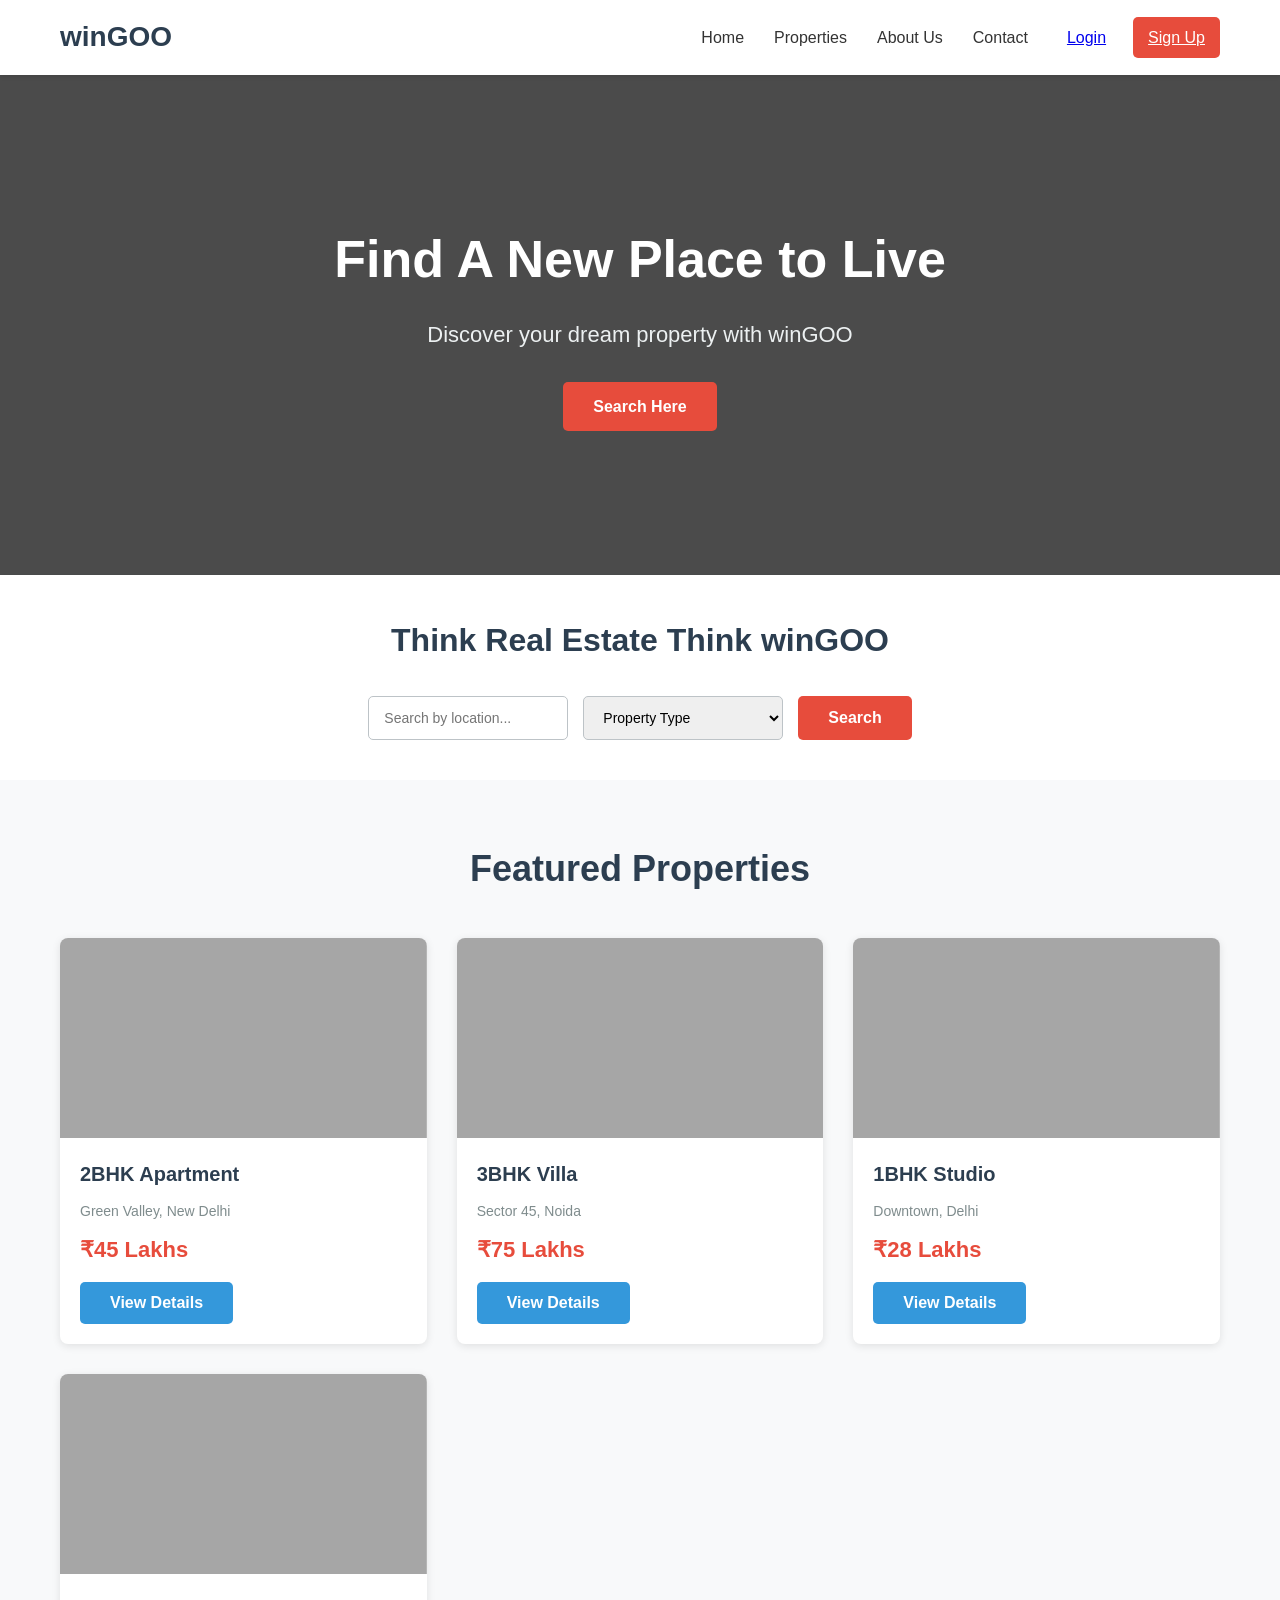
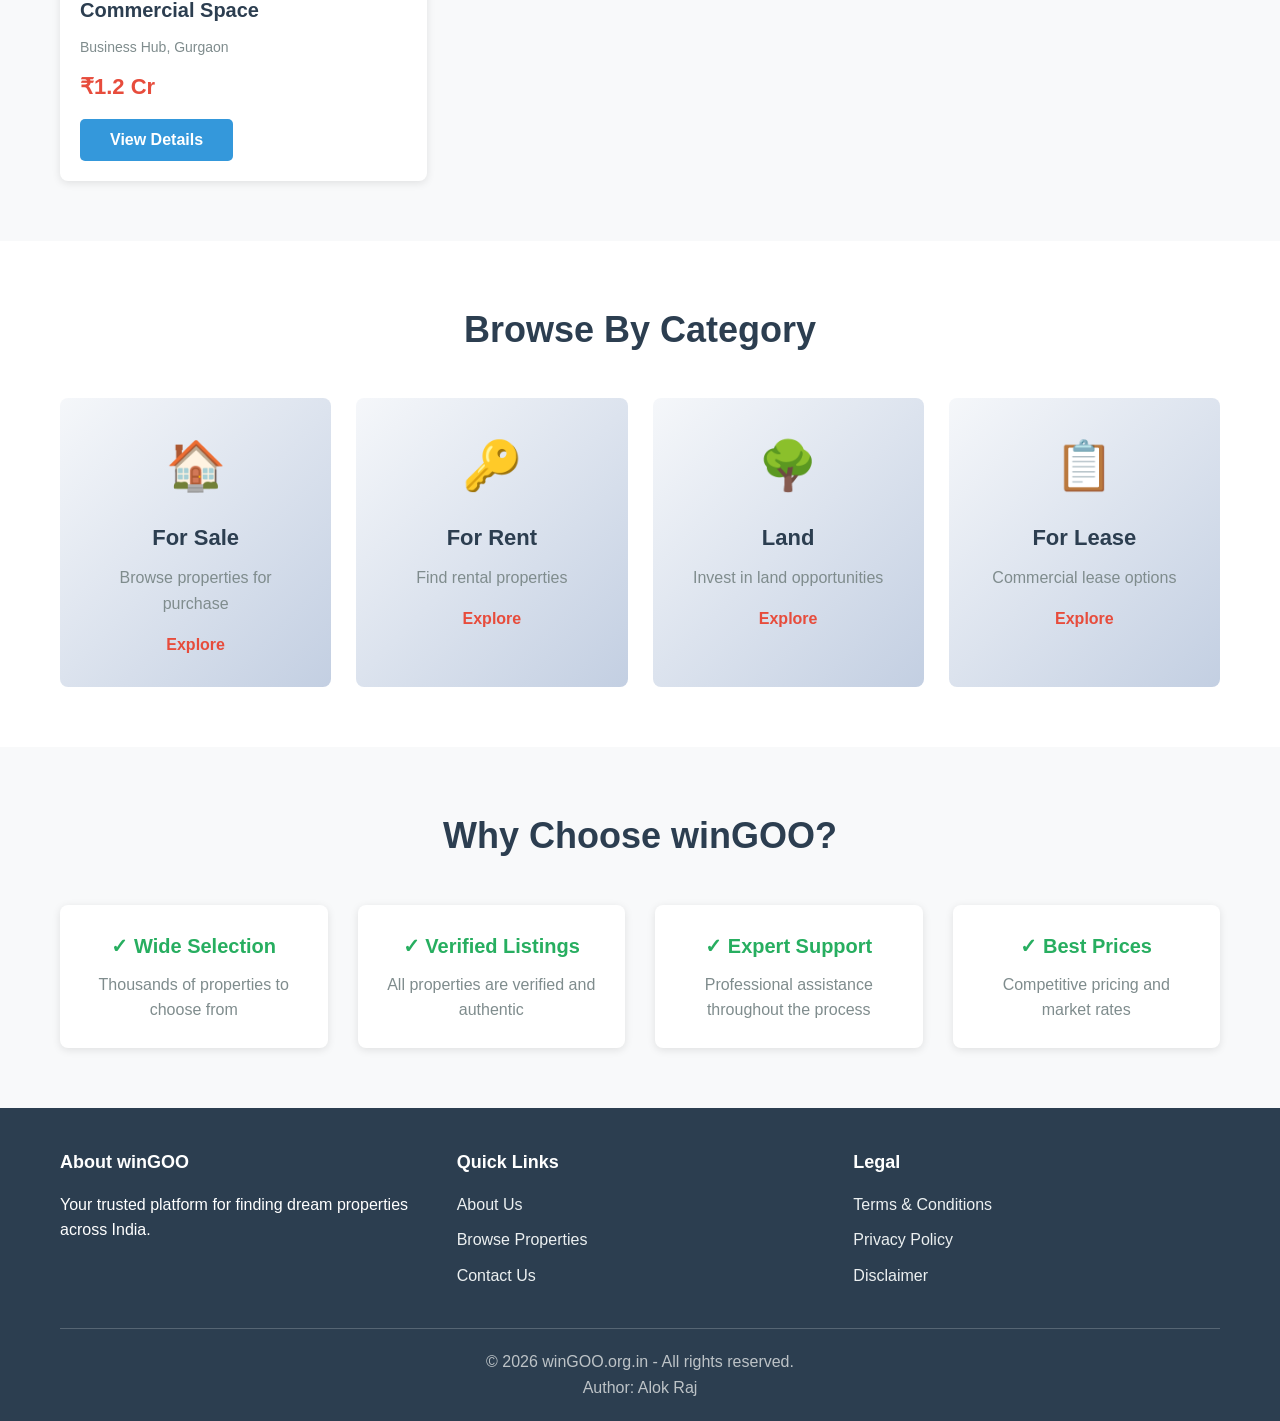
<file: index.html>
<!DOCTYPE html>
<html lang="en">
<!--
    winGOO - Property Listing Platform
    Author: Alok Raj
    Copyright (c) 2026 Alok Raj. All rights reserved.
-->
<head>
    <meta charset="UTF-8">
    <meta name="viewport" content="width=device-width, initial-scale=1.0">
    <meta name="author" content="Alok Raj">
    <title>winGOO | Find Your Dream Home</title>
    <link rel="stylesheet" href="styles.css">
</head>
<body>
    <!-- Navigation Header -->
    <nav class="navbar">
        <div class="nav-container">
            <div class="logo">
                <a href="index.html">
                    <h1>winGOO</h1>
                </a>
            </div>
            <div class="nav-links">
                <ul class="nav-menu">
                    <li><a href="index.html">Home</a></li>
                    <li><a href="properties.html">Properties</a></li>
                    <li><a href="about-us.html">About Us</a></li>
                    <li><a href="contact.html">Contact</a></li>
                </ul>
                <div class="auth-actions">
                    <a href="login.html" class="auth-link">Login</a>
                    <a href="signup.html" class="auth-link auth-link-primary">Sign Up</a>
                </div>
            </div>
        </div>
    </nav>

    <!-- Hero Section -->
    <section class="hero">
        <div class="hero-overlay"></div>
        <div class="hero-content">
            <h2>Find A New Place to Live</h2>
            <p>Discover your dream property with winGOO</p>
            <a href="properties.html" class="btn btn-primary">Search Here</a>
        </div>
    </section>

    <!-- Search Section -->
    <section class="search-section">
        <div class="container">
            <h3>Think Real Estate Think winGOO</h3>
            <div class="search-filters">
                <input type="text" placeholder="Search by location..." class="search-input">
                <select class="filter-select">
                    <option value="">Property Type</option>
                    <option value="buy">For Sale</option>
                    <option value="rent">For Rent</option>
                    <option value="land">Land</option>
                    <option value="lease">For Lease</option>
                </select>
                <button class="btn btn-primary">Search</button>
            </div>
        </div>
    </section>

    <!-- Featured Properties Section -->
    <section class="featured-properties">
        <div class="container">
            <h2>Featured Properties</h2>
            <div class="properties-grid">
                <div class="property-card">
                    <div class="property-image"></div>
                    <div class="property-info">
                        <h4>2BHK Apartment</h4>
                        <p class="location">Green Valley, New Delhi</p>
                        <p class="price">₹45 Lakhs</p>
                        <button class="btn btn-secondary">View Details</button>
                    </div>
                </div>

                <div class="property-card">
                    <div class="property-image"></div>
                    <div class="property-info">
                        <h4>3BHK Villa</h4>
                        <p class="location">Sector 45, Noida</p>
                        <p class="price">₹75 Lakhs</p>
                        <button class="btn btn-secondary">View Details</button>
                    </div>
                </div>

                <div class="property-card">
                    <div class="property-image"></div>
                    <div class="property-info">
                        <h4>1BHK Studio</h4>
                        <p class="location">Downtown, Delhi</p>
                        <p class="price">₹28 Lakhs</p>
                        <button class="btn btn-secondary">View Details</button>
                    </div>
                </div>

                <div class="property-card">
                    <div class="property-image"></div>
                    <div class="property-info">
                        <h4>Commercial Space</h4>
                        <p class="location">Business Hub, Gurgaon</p>
                        <p class="price">₹1.2 Cr</p>
                        <button class="btn btn-secondary">View Details</button>
                    </div>
                </div>
            </div>
        </div>
    </section>

    <!-- Categories Section -->
    <section class="categories">
        <div class="container">
            <h2>Browse By Category</h2>
            <div class="category-grid">
                <div class="category-card">
                    <div class="category-icon">🏠</div>
                    <h4>For Sale</h4>
                    <p>Browse properties for purchase</p>
                    <a href="properties.html">Explore</a>
                </div>
                <div class="category-card">
                    <div class="category-icon">🔑</div>
                    <h4>For Rent</h4>
                    <p>Find rental properties</p>
                    <a href="properties.html">Explore</a>
                </div>
                <div class="category-card">
                    <div class="category-icon">🌳</div>
                    <h4>Land</h4>
                    <p>Invest in land opportunities</p>
                    <a href="properties.html">Explore</a>
                </div>
                <div class="category-card">
                    <div class="category-icon">📋</div>
                    <h4>For Lease</h4>
                    <p>Commercial lease options</p>
                    <a href="properties.html">Explore</a>
                </div>
            </div>
        </div>
    </section>

    <!-- Why Choose Us Section -->
    <section class="why-us">
        <div class="container">
            <h2>Why Choose winGOO?</h2>
            <div class="features-grid">
                <div class="feature">
                    <h4>✓ Wide Selection</h4>
                    <p>Thousands of properties to choose from</p>
                </div>
                <div class="feature">
                    <h4>✓ Verified Listings</h4>
                    <p>All properties are verified and authentic</p>
                </div>
                <div class="feature">
                    <h4>✓ Expert Support</h4>
                    <p>Professional assistance throughout the process</p>
                </div>
                <div class="feature">
                    <h4>✓ Best Prices</h4>
                    <p>Competitive pricing and market rates</p>
                </div>
            </div>
        </div>
    </section>

    <!-- Footer -->
    <footer class="footer">
        <div class="container">
            <div class="footer-content">
                <div class="footer-section">
                    <h4>About winGOO</h4>
                    <p>Your trusted platform for finding dream properties across India.</p>
                </div>
                <div class="footer-section">
                    <h4>Quick Links</h4>
                    <ul>
                        <li><a href="about-us.html">About Us</a></li>
                        <li><a href="properties.html">Browse Properties</a></li>
                        <li><a href="contact.html">Contact Us</a></li>
                    </ul>
                </div>
                <div class="footer-section">
                    <h4>Legal</h4>
                    <ul>
                        <li><a href="term-conditions.html">Terms & Conditions</a></li>
                        <li><a href="privacy-policy.html">Privacy Policy</a></li>
                        <li><a href="disclaimer.html">Disclaimer</a></li>
                    </ul>
                </div>
            </div>
            <div class="footer-bottom">
                <p>&copy; 2026 winGOO.org.in - All rights reserved.</p>
                <p>Author: Alok Raj</p>
            </div>
        </div>
    </footer>

    <script src="script.js"></script>
</body>
</html>
</file>
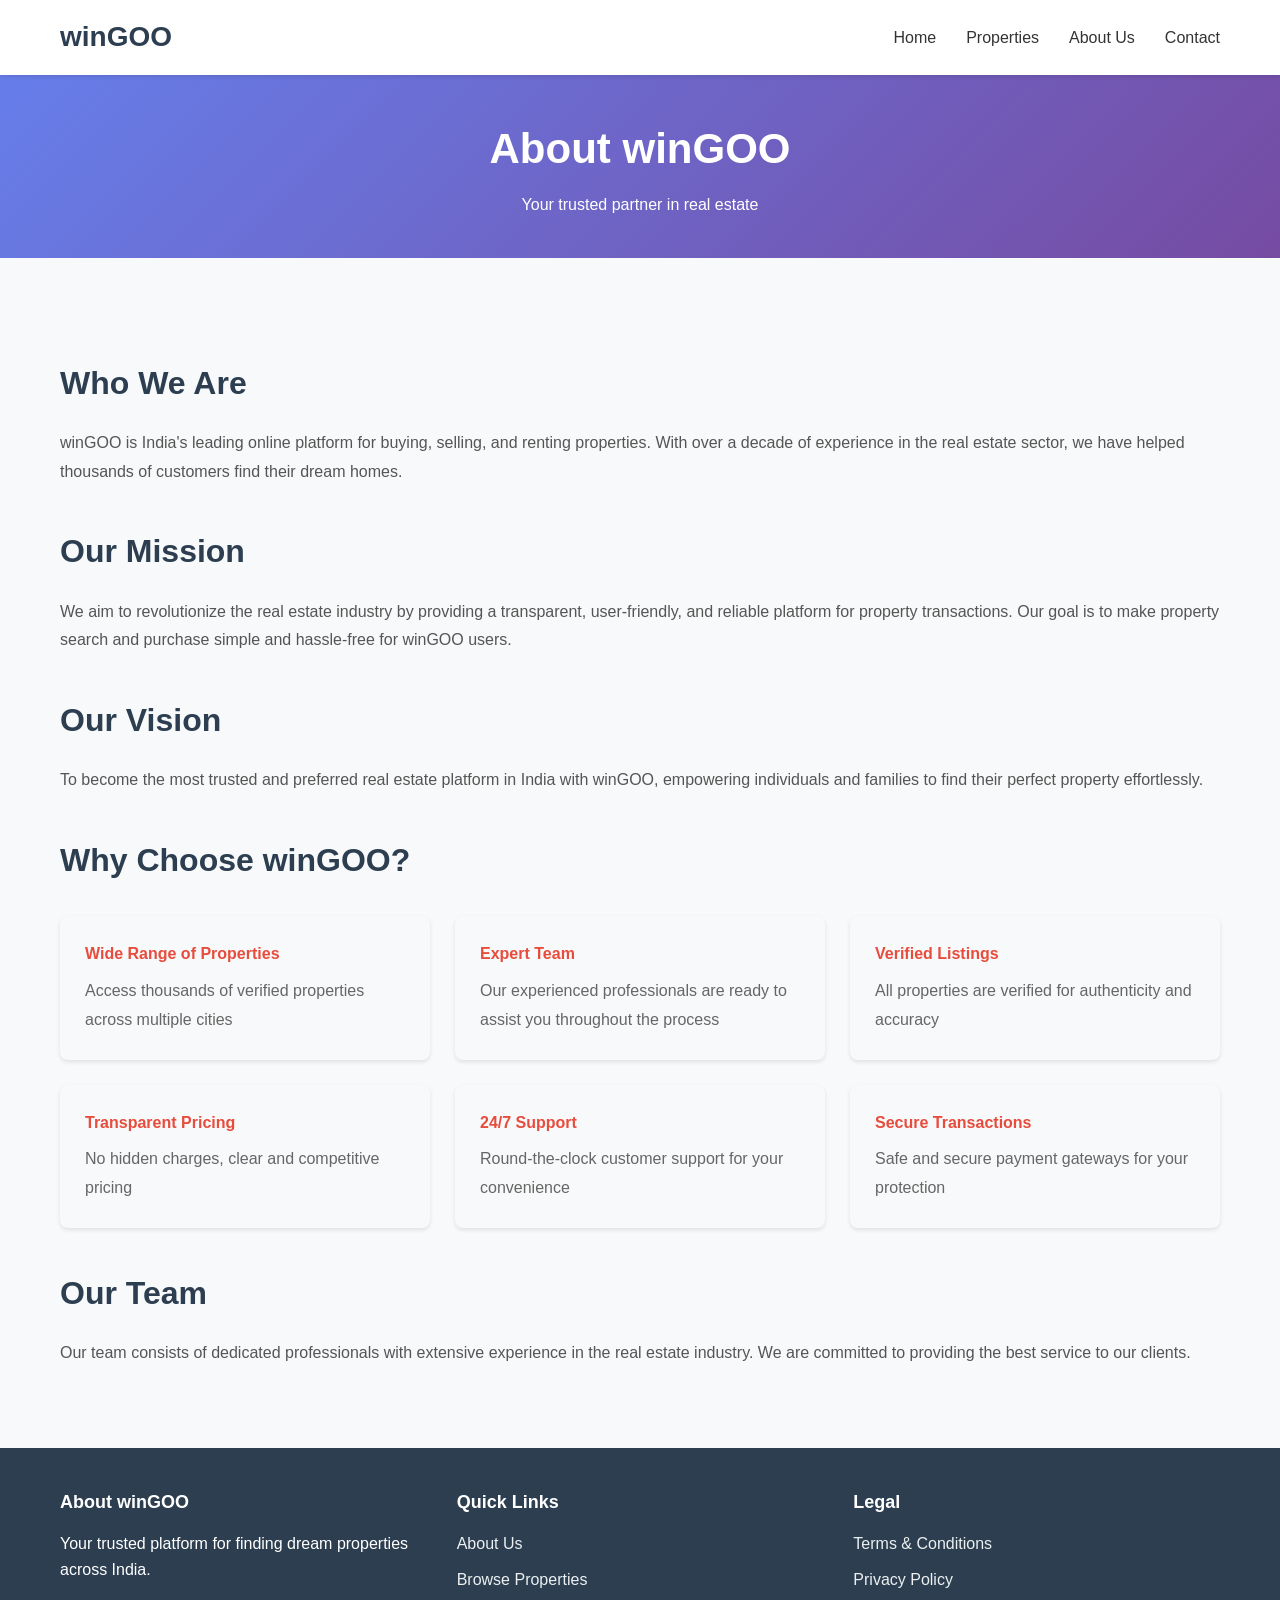
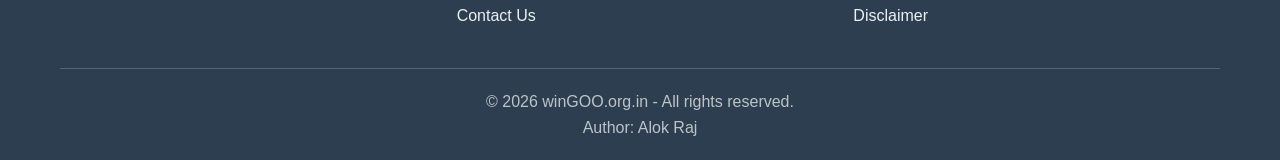
<file: about-us.html>
<!DOCTYPE html>
<html lang="en">
<!--
    winGOO - About Us
    Author: Alok Raj
    Copyright (c) 2026 Alok Raj. All rights reserved.
-->
<head>
    <meta charset="UTF-8">
    <meta name="viewport" content="width=device-width, initial-scale=1.0">
    <meta name="author" content="Alok Raj">
    <title>About Us - winGOO</title>
    <link rel="stylesheet" href="styles.css">
</head>
<body>
    <!-- Navigation Header -->
    <nav class="navbar">
        <div class="nav-container">
            <div class="logo">
                <a href="index.html">
                    <h1>winGOO</h1>
                </a>
            </div>
            <ul class="nav-menu">
                <li><a href="index.html">Home</a></li>
                <li><a href="properties.html">Properties</a></li>
                <li><a href="about-us.html">About Us</a></li>
                <li><a href="contact.html">Contact</a></li>
            </ul>
        </div>
    </nav>

    <!-- About Header -->
    <section class="page-header">
        <div class="container">
            <h1>About winGOO</h1>
            <p>Your trusted partner in real estate</p>
        </div>
    </section>

    <!-- About Content -->
    <section class="about-content">
        <div class="container">
            <h2>Who We Are</h2>
            <p>winGOO is India's leading online platform for buying, selling, and renting properties. With over a decade of experience in the real estate sector, we have helped thousands of customers find their dream homes.</p>

            <h2>Our Mission</h2>
            <p>We aim to revolutionize the real estate industry by providing a transparent, user-friendly, and reliable platform for property transactions. Our goal is to make property search and purchase simple and hassle-free for winGOO users.</p>

            <h2>Our Vision</h2>
            <p>To become the most trusted and preferred real estate platform in India with winGOO, empowering individuals and families to find their perfect property effortlessly.</p>

            <h2>Why Choose winGOO?</h2>
            <div class="features-list">
                <div class="feature-item">
                    <h4>Wide Range of Properties</h4>
                    <p>Access thousands of verified properties across multiple cities</p>
                </div>
                <div class="feature-item">
                    <h4>Expert Team</h4>
                    <p>Our experienced professionals are ready to assist you throughout the process</p>
                </div>
                <div class="feature-item">
                    <h4>Verified Listings</h4>
                    <p>All properties are verified for authenticity and accuracy</p>
                </div>
                <div class="feature-item">
                    <h4>Transparent Pricing</h4>
                    <p>No hidden charges, clear and competitive pricing</p>
                </div>
                <div class="feature-item">
                    <h4>24/7 Support</h4>
                    <p>Round-the-clock customer support for your convenience</p>
                </div>
                <div class="feature-item">
                    <h4>Secure Transactions</h4>
                    <p>Safe and secure payment gateways for your protection</p>
                </div>
            </div>

            <h2>Our Team</h2>
            <p>Our team consists of dedicated professionals with extensive experience in the real estate industry. We are committed to providing the best service to our clients.</p>
        </div>
    </section>

    <!-- Footer -->
    <footer class="footer">
        <div class="container">
            <div class="footer-content">
                <div class="footer-section">
                    <h4>About winGOO</h4>
                    <p>Your trusted platform for finding dream properties across India.</p>
                </div>
                <div class="footer-section">
                    <h4>Quick Links</h4>
                    <ul>
                        <li><a href="about-us.html">About Us</a></li>
                        <li><a href="properties.html">Browse Properties</a></li>
                        <li><a href="contact.html">Contact Us</a></li>
                    </ul>
                </div>
                <div class="footer-section">
                    <h4>Legal</h4>
                    <ul>
                        <li><a href="term-conditions.html">Terms & Conditions</a></li>
                        <li><a href="privacy-policy.html">Privacy Policy</a></li>
                        <li><a href="disclaimer.html">Disclaimer</a></li>
                    </ul>
                </div>
            </div>
            <div class="footer-bottom">
                <p>&copy; 2026 winGOO.org.in - All rights reserved.</p>
                <p>Author: Alok Raj</p>
            </div>
        </div>
    </footer>

    <style>
        .page-header {
            background: linear-gradient(135deg, #667eea 0%, #764ba2 100%);
            color: white;
            padding: 40px 0;
            text-align: center;
        }

        .page-header h1 {
            font-size: 42px;
            margin-bottom: 10px;
        }

        .about-content {
            padding: 60px 0;
        }

        .about-content h2 {
            font-size: 32px;
            margin-top: 40px;
            margin-bottom: 20px;
            color: #2c3e50;
        }

        .about-content p {
            font-size: 16px;
            line-height: 1.8;
            color: #555;
            margin-bottom: 20px;
        }

        .features-list {
            display: grid;
            grid-template-columns: repeat(auto-fit, minmax(300px, 1fr));
            gap: 25px;
            margin: 30px 0;
        }

        .feature-item {
            background: #f8f9fa;
            padding: 25px;
            border-radius: 8px;
            box-shadow: 0 2px 4px rgba(0, 0, 0, 0.1);
        }

        .feature-item h4 {
            color: #e74c3c;
            margin-bottom: 10px;
        }

        .feature-item p {
            color: #666;
            margin: 0;
        }
    </style>

    <script src="script.js"></script>
</body>
</html>
</file>
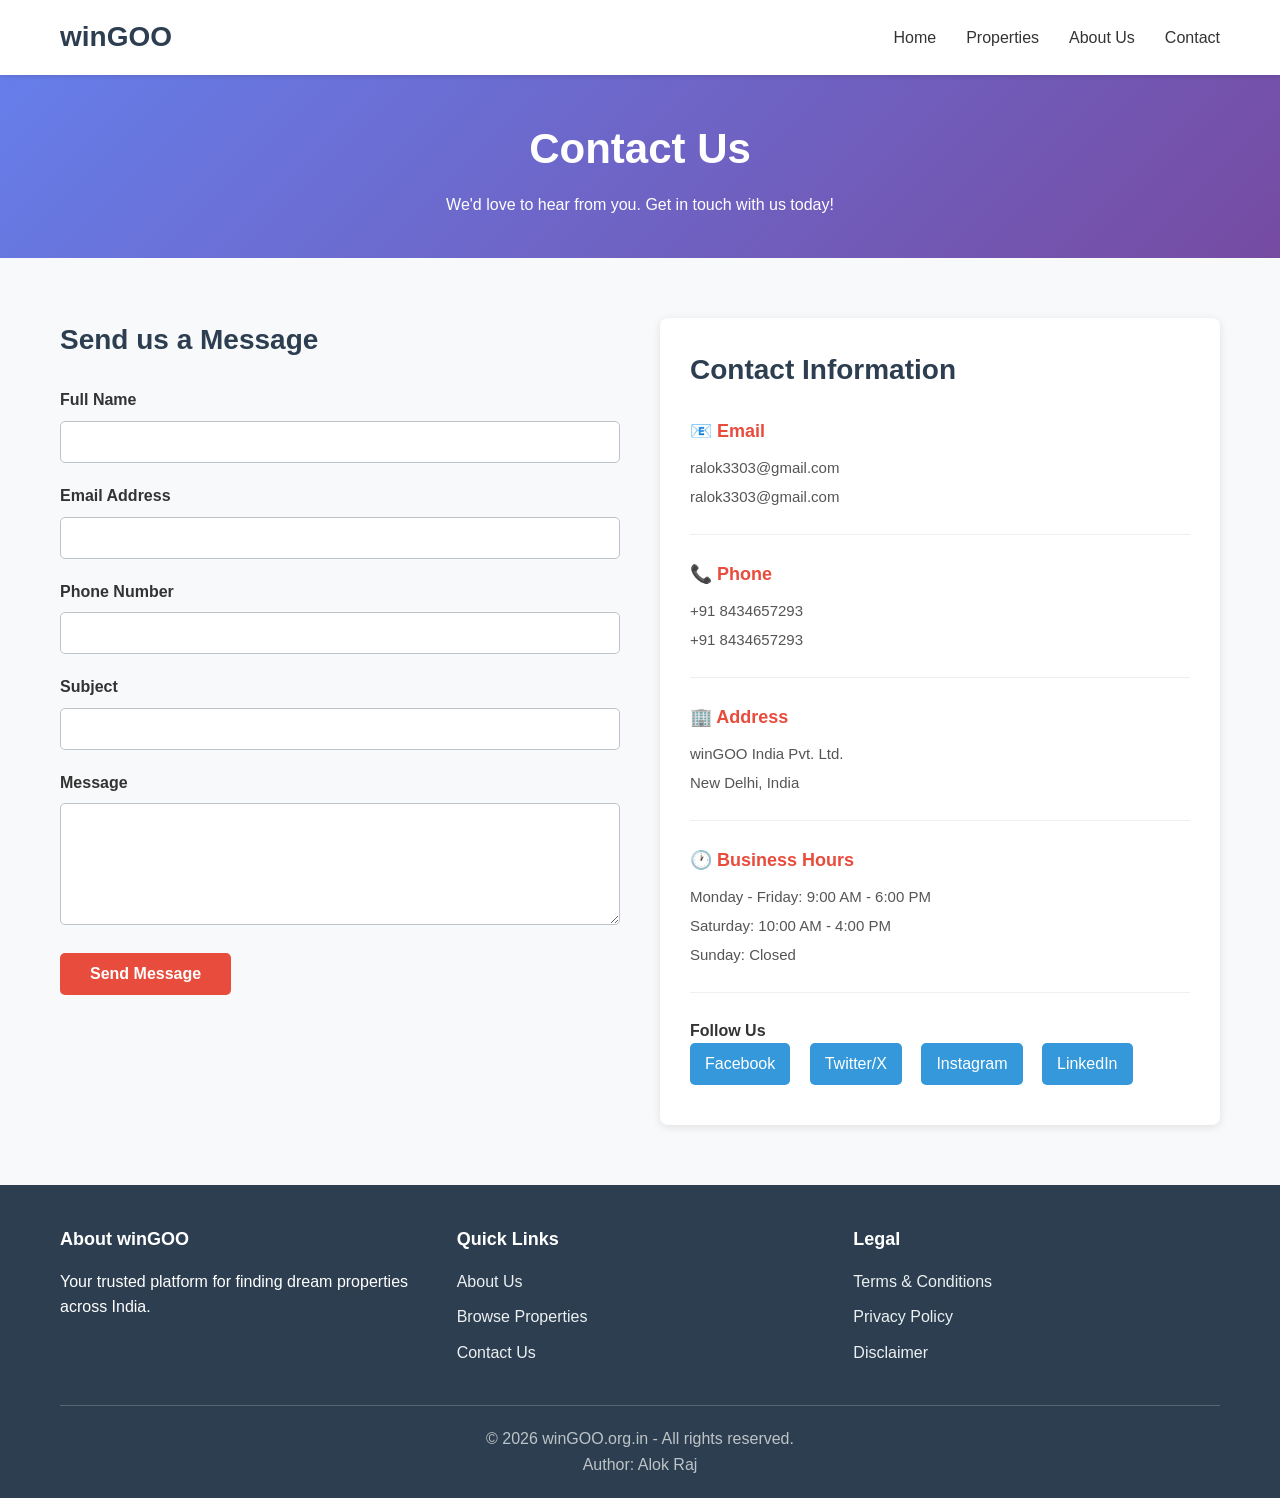
<file: contact.html>
<!DOCTYPE html>
<html lang="en">
<!--
    winGOO - Contact Us
    Author: Alok Raj
    Copyright (c) 2026 Alok Raj. All rights reserved.
-->
<head>
    <meta charset="UTF-8">
    <meta name="viewport" content="width=device-width, initial-scale=1.0">
    <meta name="author" content="Alok Raj">
    <title>Contact Us - winGOO</title>
    <link rel="stylesheet" href="styles.css">
</head>
<body>
    <!-- Navigation Header -->
    <nav class="navbar">
        <div class="nav-container">
            <div class="logo">
                <a href="index.html">
                    <h1>winGOO</h1>
                </a>
            </div>
            <ul class="nav-menu">
                <li><a href="index.html">Home</a></li>
                <li><a href="properties.html">Properties</a></li>
                <li><a href="about-us.html">About Us</a></li>
                <li><a href="contact.html">Contact</a></li>
            </ul>
        </div>
    </nav>

    <!-- Page Header -->
    <section class="page-header">
        <div class="container">
            <h1>Contact Us</h1>
            <p>We'd love to hear from you. Get in touch with us today!</p>
        </div>
    </section>

    <!-- Contact Content -->
    <section class="contact-section">
        <div class="container">
            <div class="contact-wrapper">
                <!-- Contact Form -->
                <div class="contact-form">
                    <h2>Send us a Message</h2>
                    <form id="contactForm" action="thankyou-page.html" method="get">
                        <div class="form-group">
                            <label for="name">Full Name</label>
                            <input type="text" id="name" name="name" required>
                        </div>
                        <div class="form-group">
                            <label for="email">Email Address</label>
                            <input type="email" id="email" name="email" required>
                        </div>
                        <div class="form-group">
                            <label for="phone">Phone Number</label>
                            <input type="tel" id="phone" name="phone">
                        </div>
                        <div class="form-group">
                            <label for="subject">Subject</label>
                            <input type="text" id="subject" name="subject" required>
                        </div>
                        <div class="form-group">
                            <label for="message">Message</label>
                            <textarea id="message" name="message" rows="6" required></textarea>
                        </div>
                        <button type="submit" class="btn btn-primary">Send Message</button>
                    </form>
                </div>

                <!-- Contact Information -->
                <div class="contact-info-box">
                    <h2>Contact Information</h2>
                    
                    <div class="info-item">
                        <h4>📧 Email</h4>
                        <p>ralok3303@gmail.com</p>
                        <p>ralok3303@gmail.com</p>
                    </div>

                    <div class="info-item">
                        <h4>📞 Phone</h4>
                        <p>+91 8434657293</p>
                        <p>+91 8434657293</p>
                    </div>

                    <div class="info-item">
                        <h4>🏢 Address</h4>
                        <p>winGOO India Pvt. Ltd.</p>
                        <p>New Delhi, India</p>
                    </div>

                    <div class="info-item">
                        <h4>🕐 Business Hours</h4>
                        <p>Monday - Friday: 9:00 AM - 6:00 PM</p>
                        <p>Saturday: 10:00 AM - 4:00 PM</p>
                        <p>Sunday: Closed</p>
                    </div>

                    <div class="social-links">
                        <h4>Follow Us</h4>
                        <a href="https://www.facebook.com/profile.php?id=61584889210121" target="_blank" class="social-icon">Facebook</a>
                        <a href="https://x.com/ALOK92412709" target="_blank" class="social-icon">Twitter/X</a>
                        <a href="https://www.instagram.com/tee_rrex/" target="_blank" class="social-icon">Instagram</a>
                        <a href="https://www.linkedin.com/in/alok-raj-0ba143214" target="_blank" class="social-icon">LinkedIn</a>
                    </div>
                </div>
            </div>
        </div>
    </section>

    <!-- Footer -->
    <footer class="footer">
        <div class="container">
            <div class="footer-content">
                <div class="footer-section">
                    <h4>About winGOO</h4>
                    <p>Your trusted platform for finding dream properties across India.</p>
                </div>
                <div class="footer-section">
                    <h4>Quick Links</h4>
                    <ul>
                        <li><a href="about-us.html">About Us</a></li>
                        <li><a href="properties.html">Browse Properties</a></li>
                        <li><a href="contact.html">Contact Us</a></li>
                    </ul>
                </div>
                <div class="footer-section">
                    <h4>Legal</h4>
                    <ul>
                        <li><a href="term-conditions.html">Terms & Conditions</a></li>
                        <li><a href="privacy-policy.html">Privacy Policy</a></li>
                        <li><a href="disclaimer.html">Disclaimer</a></li>
                    </ul>
                </div>
            </div>
            <div class="footer-bottom">
                <p>&copy; 2026 winGOO.org.in - All rights reserved.</p>
                <p>Author: Alok Raj</p>
            </div>
        </div>
    </footer>

    <style>
        .page-header {
            background: linear-gradient(135deg, #667eea 0%, #764ba2 100%);
            color: white;
            padding: 40px 0;
            text-align: center;
        }

        .page-header h1 {
            font-size: 42px;
            margin-bottom: 10px;
        }

        .contact-section {
            padding: 60px 0;
            background: #f8f9fa;
        }

        .contact-wrapper {
            display: grid;
            grid-template-columns: 1fr 1fr;
            gap: 40px;
        }

        .contact-form h2,
        .contact-info-box h2 {
            font-size: 28px;
            margin-bottom: 25px;
            color: #2c3e50;
        }

        .form-group {
            margin-bottom: 20px;
        }

        .form-group label {
            display: block;
            margin-bottom: 8px;
            font-weight: 600;
            color: #333;
        }

        .form-group input,
        .form-group textarea {
            width: 100%;
            padding: 12px;
            border: 1px solid #bdc3c7;
            border-radius: 5px;
            font-size: 14px;
            font-family: inherit;
        }

        .form-group input:focus,
        .form-group textarea:focus {
            outline: none;
            border-color: #e74c3c;
            box-shadow: 0 0 5px rgba(231, 76, 60, 0.3);
        }

        .contact-info-box {
            background: white;
            padding: 30px;
            border-radius: 8px;
            box-shadow: 0 2px 8px rgba(0, 0, 0, 0.1);
        }

        .info-item {
            margin-bottom: 25px;
            padding-bottom: 20px;
            border-bottom: 1px solid #ecf0f1;
        }

        .info-item:last-child {
            border-bottom: none;
        }

        .info-item h4 {
            font-size: 18px;
            margin-bottom: 10px;
            color: #e74c3c;
        }

        .info-item p {
            margin: 5px 0;
            color: #555;
            font-size: 15px;
        }

        .social-links {
            margin-top: 25px;
        }

        .social-icon {
            display: inline-block;
            margin-right: 15px;
            margin-bottom: 10px;
            padding: 8px 15px;
            background: #3498db;
            color: white;
            text-decoration: none;
            border-radius: 5px;
            transition: background 0.3s;
        }

        .social-icon:hover {
            background: #2980b9;
        }

        @media (max-width: 768px) {
            .contact-wrapper {
                grid-template-columns: 1fr;
            }
        }
    </style>

    <script src="script.js"></script>
</body>
</html>
</file>
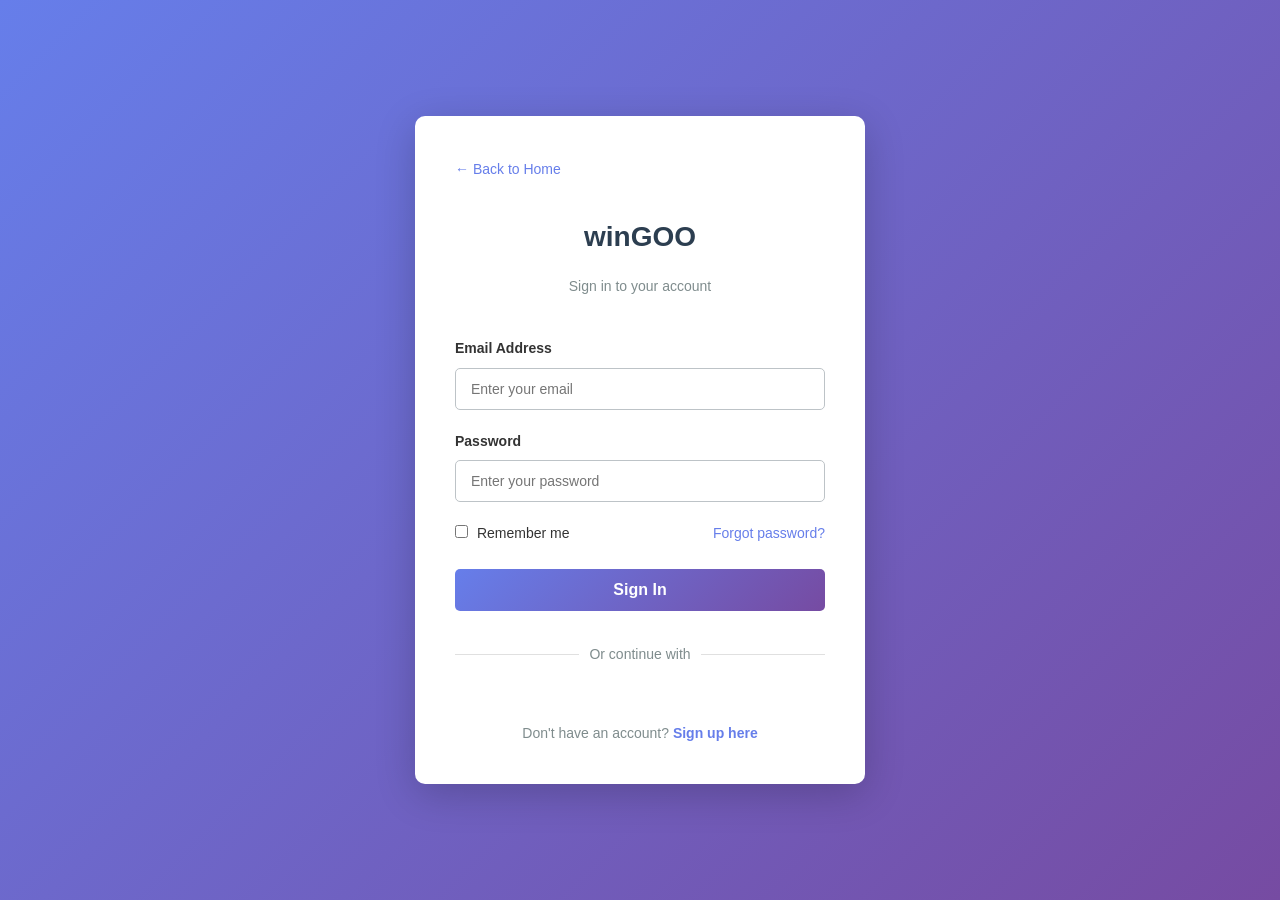
<file: dashboard-agent.html>
<!DOCTYPE html>
<html lang="en">
<head>
    <meta charset="UTF-8">
    <meta name="viewport" content="width=device-width, initial-scale=1.0">
    <title>Agent Dashboard - winGOO</title>
    <link rel="stylesheet" href="styles.css">
    <style>
        .dashboard-container {
            display: flex;
            min-height: 100vh;
        }
        .sidebar {
            width: 250px;
            background: linear-gradient(135deg, #11998e 0%, #38ef7d 100%); /* Green theme for Agents */
            color: white;
            padding: 20px;
        }
        .sidebar h2 {
            margin-bottom: 30px;
        }
        .sidebar ul {
            list-style: none;
        }
        .sidebar ul li {
            margin-bottom: 15px;
        }
        .sidebar a {
            color: white;
            text-decoration: none;
            font-size: 16px;
            display: block;
            padding: 10px;
            border-radius: 5px;
            transition: background 0.3s;
        }
        .sidebar a:hover {
            background: rgba(255,255,255,0.2);
        }
        .main-content {
            flex: 1;
            padding: 40px;
            background: #f4f7f6;
        }
        .stats-grid {
            display: grid;
            grid-template-columns: repeat(auto-fit, minmax(200px, 1fr));
            gap: 20px;
            margin-bottom: 40px;
        }
        .stat-card {
            background: white;
            padding: 20px;
            border-radius: 10px;
            box-shadow: 0 4px 6px rgba(0,0,0,0.1);
        }
        .stat-card h3 {
            color: #7f8c8d;
            font-size: 14px;
            margin-bottom: 10px;
        }
        .stat-card p {
            font-size: 24px;
            font-weight: bold;
            color: #2c3e50;
        }
    </style>
</head>
<body>
    <div class="dashboard-container">
        <aside class="sidebar">
            <h2 onclick="window.location.href='index.html'" style="cursor:pointer;">winGOO</h2>
            <nav>
                <ul>
                    <li><a href="#" class="active">Agent Dashboard</a></li>
                    <li><a href="#">My Leads</a></li>
                    <li><a href="#">My Listings</a></li>
                    <li><a href="#">Appointments</a></li>
                    <li><a href="#">Client Database</a></li>
                    <li><a href="#" id="logoutBtn">Logout</a></li>
                </ul>
            </nav>
        </aside>
        
        <main class="main-content">
            <header style="display: flex; justify-content: space-between; align-items: center; margin-bottom: 30px;">
                <h1>Welcome Back, <span id="userName">Agent</span>!</h1>
                <div class="status-badge" style="background: #e1f5fe; color: #0288d1; padding: 5px 10px; border-radius: 15px; font-size: 14px;">Verified Agent</div>
            </header>

            <div class="stats-grid">
                <div class="stat-card">
                    <h3>Active Leads</h3>
                    <p>15</p>
                </div>
                <div class="stat-card">
                    <h3>Properties Sold</h3>
                    <p>8</p>
                </div>
                <div class="stat-card">
                    <h3>Total Commission</h3>
                    <p>₹4.5L</p>
                </div>
                <div class="stat-card">
                    <h3>Upcoming Viewings</h3>
                    <p>3</p>
                </div>
            </div>

            <section class="leads-section">
                <h2>Recent Leads</h2>
                <div class="lead-card" style="background: white; padding: 20px; border-radius: 10px; margin-top: 15px; border-left: 5px solid #ffa500;">
                    <h4>Rahul Gupta</h4>
                    <p>Looking for 2BHK in South Delhi • Budget: 50L</p>
                    <div style="margin-top: 10px;">
                        <button class="btn btn-sm" style="padding: 5px 10px; background: #2ecc71; color: white; border: none; border-radius: 3px;">Call</button>
                        <button class="btn btn-sm" style="padding: 5px 10px; background: #3498db; color: white; border: none; border-radius: 3px;">Email</button>
                    </div>
                </div>
                <div class="lead-card" style="background: white; padding: 20px; border-radius: 10px; margin-top: 15px; border-left: 5px solid #ffa500;">
                    <h4>Sneha Singh</h4>
                    <p>Looking for Commercial Space in Gurgaon • Budget: 1Cr+</p>
                    <div style="margin-top: 10px;">
                        <button class="btn btn-sm" style="padding: 5px 10px; background: #2ecc71; color: white; border: none; border-radius: 3px;">Call</button>
                        <button class="btn btn-sm" style="padding: 5px 10px; background: #3498db; color: white; border: none; border-radius: 3px;">Email</button>
                    </div>
                </div>
            </section>
        </main>
    </div>

    <script>
        // Check for login
        const userStr = localStorage.getItem('user');
        if (!userStr) {
            window.location.href = 'login.html';
        } else {
            const user = JSON.parse(userStr);
            document.getElementById('userName').textContent = user.name;
        }

        document.getElementById('logoutBtn').addEventListener('click', function(e) {
            e.preventDefault();
            localStorage.removeItem('user');
            localStorage.removeItem('authToken');
            window.location.href = 'index.html';
        });
    </script>
</body>
</html>
</file>
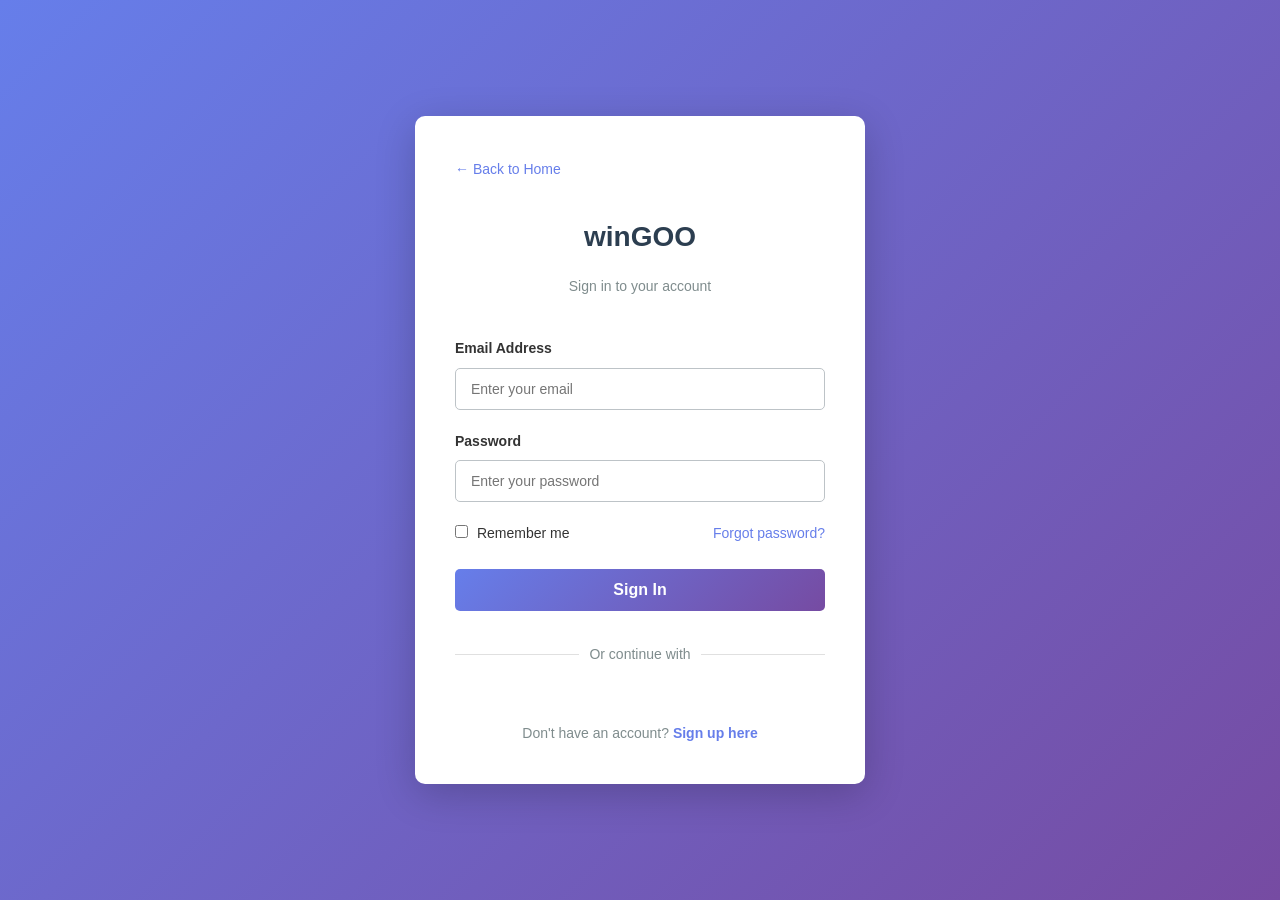
<file: dashboard-buyer.html>
<!DOCTYPE html>
<html lang="en">
<head>
    <meta charset="UTF-8">
    <meta name="viewport" content="width=device-width, initial-scale=1.0">
    <title>Buyer Dashboard - winGOO</title>
    <link rel="stylesheet" href="styles.css">
    <style>
        .dashboard-container {
            display: flex;
            min-height: 100vh;
        }
        .sidebar {
            width: 250px;
            background: linear-gradient(135deg, #667eea 0%, #764ba2 100%);
            color: white;
            padding: 20px;
        }
        .sidebar h2 {
            margin-bottom: 30px;
        }
        .sidebar ul {
            list-style: none;
        }
        .sidebar ul li {
            margin-bottom: 15px;
        }
        .sidebar a {
            color: white;
            text-decoration: none;
            font-size: 16px;
            display: block;
            padding: 10px;
            border-radius: 5px;
            transition: background 0.3s;
        }
        .sidebar a:hover {
            background: rgba(255,255,255,0.2);
        }
        .main-content {
            flex: 1;
            padding: 40px;
            background: #f4f7f6;
        }
        .stats-grid {
            display: grid;
            grid-template-columns: repeat(auto-fit, minmax(200px, 1fr));
            gap: 20px;
            margin-bottom: 40px;
        }
        .stat-card {
            background: white;
            padding: 20px;
            border-radius: 10px;
            box-shadow: 0 4px 6px rgba(0,0,0,0.1);
        }
        .stat-card h3 {
            color: #7f8c8d;
            font-size: 14px;
            margin-bottom: 10px;
        }
        .stat-card p {
            font-size: 24px;
            font-weight: bold;
            color: #2c3e50;
        }
    </style>
</head>
<body>
    <div class="dashboard-container">
        <aside class="sidebar">
            <h2 onclick="window.location.href='index.html'" style="cursor:pointer;">winGOO</h2>
            <nav>
                <ul>
                    <li><a href="#" class="active">Dashboard</a></li>
                    <li><a href="properties.html">Browse Properties</a></li>
                    <li><a href="#">Saved Homes</a></li>
                    <li><a href="#">Saved Searches</a></li>
                    <li><a href="#">Messages</a></li>
                    <li><a href="#" id="logoutBtn">Logout</a></li>
                </ul>
            </nav>
        </aside>
        
        <main class="main-content">
            <header style="display: flex; justify-content: space-between; align-items: center; margin-bottom: 30px;">
                <h1>Welcome Back, <span id="userName">Buyer</span>!</h1>
                <div class="user-profile">
                    <img id="userPic" src="" alt="" style="width: 40px; height: 40px; border-radius: 50%; display: none;">
                </div>
            </header>

            <div class="stats-grid">
                <div class="stat-card">
                    <h3>Saved Properties</h3>
                    <p>12</p>
                </div>
                <div class="stat-card">
                    <h3>Recent Views</h3>
                    <p>45</p>
                </div>
                <div class="stat-card">
                    <h3>New Matches</h3>
                    <p>8</p>
                </div>
            </div>

            <section class="recent-activity">
                <h2>Recommended For You</h2>
                <div class="properties-grid" style="grid-template-columns: repeat(auto-fill, minmax(250px, 1fr)); margin-top: 20px;">
                    <!-- Placeholder Card 1 -->
                    <div class="property-card" style="background: white; border-radius: 10px; overflow: hidden; box-shadow: 0 4px 6px rgba(0,0,0,0.1);">
                        <div style="height: 150px; background: #ddd;"></div>
                        <div style="padding: 15px;">
                            <h4>Modern Apartment</h4>
                            <p>₹45 Lakhs</p>
                            <button class="btn btn-sm" style="margin-top: 10px;">View</button>
                        </div>
                    </div>
                    <!-- Placeholder Card 2 -->
                    <div class="property-card" style="background: white; border-radius: 10px; overflow: hidden; box-shadow: 0 4px 6px rgba(0,0,0,0.1);">
                        <div style="height: 150px; background: #ddd;"></div>
                        <div style="padding: 15px;">
                            <h4>Cosy Villa</h4>
                            <p>₹85 Lakhs</p>
                            <button class="btn btn-sm" style="margin-top: 10px;">View</button>
                        </div>
                    </div>
                </div>
            </section>
        </main>
    </div>

    <script>
        // Check for login
        const userStr = localStorage.getItem('user');
        if (!userStr) {
            window.location.href = 'login.html';
        } else {
            const user = JSON.parse(userStr);
            document.getElementById('userName').textContent = user.name;
            if(user.picture) {
                const img = document.getElementById('userPic');
                img.src = user.picture;
                img.style.display = 'block';
            }
        }

        document.getElementById('logoutBtn').addEventListener('click', function(e) {
            e.preventDefault();
            localStorage.removeItem('user');
            localStorage.removeItem('authToken');
            window.location.href = 'index.html';
        });
    </script>
</body>
</html>
</file>
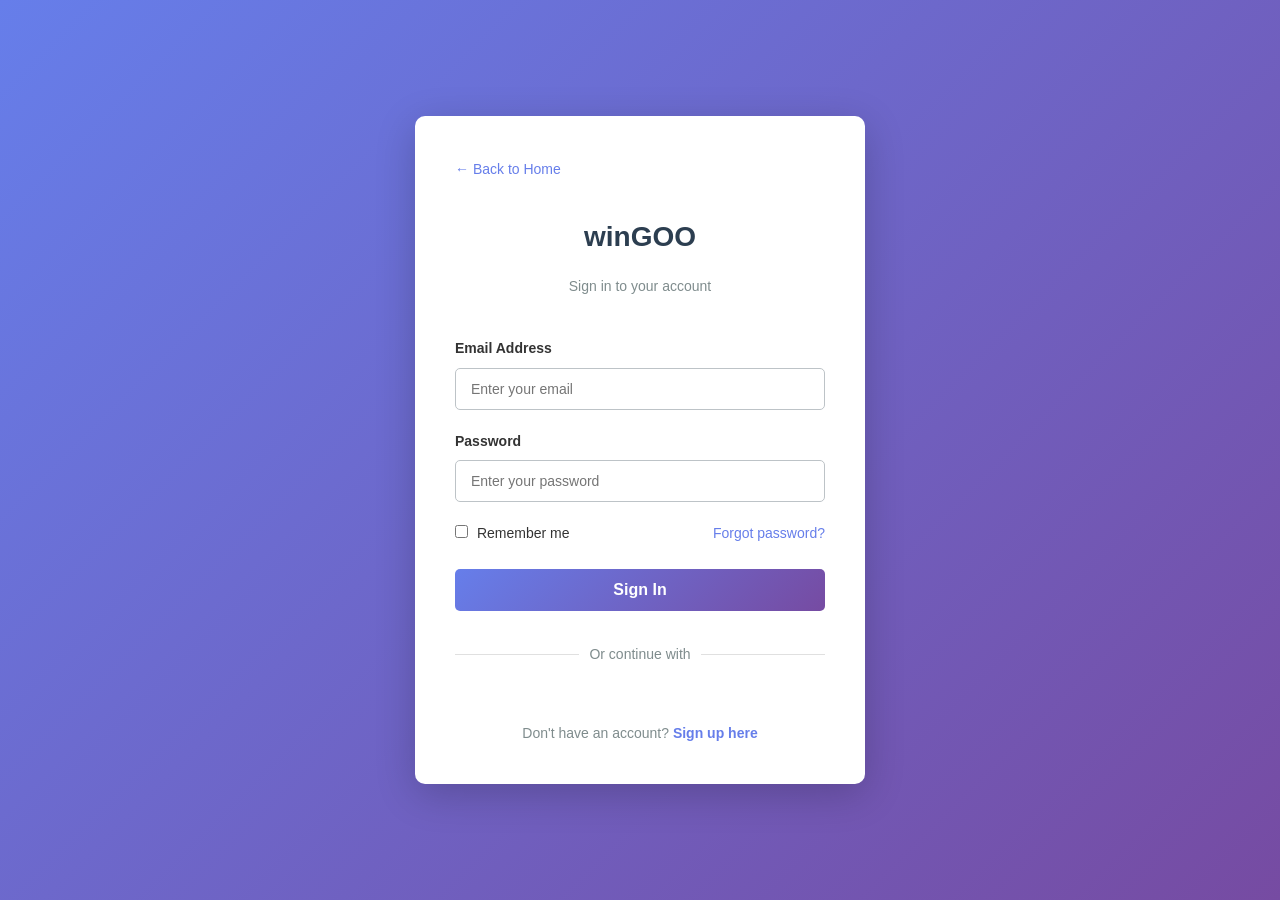
<file: dashboard-seller.html>
<!DOCTYPE html>
<html lang="en">
<head>
    <meta charset="UTF-8">
    <meta name="viewport" content="width=device-width, initial-scale=1.0">
    <title>Seller Dashboard - winGOO</title>
    <link rel="stylesheet" href="styles.css">
    <style>
        .dashboard-container {
            display: flex;
            min-height: 100vh;
        }
        .sidebar {
            width: 250px;
            background: linear-gradient(135deg, #2c3e50 0%, #3498db 100%); /* Different color for Sellers */
            color: white;
            padding: 20px;
        }
        .sidebar h2 {
            margin-bottom: 30px;
        }
        .sidebar ul {
            list-style: none;
        }
        .sidebar ul li {
            margin-bottom: 15px;
        }
        .sidebar a {
            color: white;
            text-decoration: none;
            font-size: 16px;
            display: block;
            padding: 10px;
            border-radius: 5px;
            transition: background 0.3s;
        }
        .sidebar a:hover {
            background: rgba(255,255,255,0.2);
        }
        .main-content {
            flex: 1;
            padding: 40px;
            background: #f4f7f6;
        }
        .stats-grid {
            display: grid;
            grid-template-columns: repeat(auto-fit, minmax(200px, 1fr));
            gap: 20px;
            margin-bottom: 40px;
        }
        .stat-card {
            background: white;
            padding: 20px;
            border-radius: 10px;
            box-shadow: 0 4px 6px rgba(0,0,0,0.1);
        }
        .stat-card h3 {
            color: #7f8c8d;
            font-size: 14px;
            margin-bottom: 10px;
        }
        .stat-card p {
            font-size: 24px;
            font-weight: bold;
            color: #2c3e50;
        }
        .action-btn {
            background: #2ecc71;
            color: white;
            padding: 10px 20px;
            border: none;
            border-radius: 5px;
            cursor: pointer;
            font-size: 16px;
        }
    </style>
</head>
<body>
    <div class="dashboard-container">
        <aside class="sidebar">
            <h2 onclick="window.location.href='index.html'" style="cursor:pointer;">winGOO</h2>
            <nav>
                <ul>
                    <li><a href="#" class="active">Dashboard</a></li>
                    <li><a href="#">My Listings</a></li>
                    <li><a href="#">Add New Property</a></li>
                    <li><a href="#">Messages</a></li>
                    <li><a href="#">Analytics</a></li>
                    <li><a href="#" id="logoutBtn">Logout</a></li>
                </ul>
            </nav>
        </aside>
        
        <main class="main-content">
            <header style="display: flex; justify-content: space-between; align-items: center; margin-bottom: 30px;">
                <h1>Welcome Back, <span id="userName">Seller</span>!</h1>
                <button class="action-btn">+ Post New Property</button>
            </header>

            <div class="stats-grid">
                <div class="stat-card">
                    <h3>Active Listings</h3>
                    <p>3</p>
                </div>
                <div class="stat-card">
                    <h3>Total Views</h3>
                    <p>1,245</p>
                </div>
                <div class="stat-card">
                    <h3>Inquiries</h3>
                    <p>28</p>
                </div>
            </div>

            <section class="listings-section">
                <h2>Your Properties</h2>
                <table style="width: 100%; margin-top: 20px; background: white; padding: 20px; border-radius: 10px; border-collapse: collapse;">
                    <thead>
                        <tr style="text-align: left; background: #f8f9fa;">
                            <th style="padding: 10px;">Property</th>
                            <th style="padding: 10px;">Price</th>
                            <th style="padding: 10px;">Status</th>
                            <th style="padding: 10px;">Actions</th>
                        </tr>
                    </thead>
                    <tbody>
                        <tr>
                            <td style="padding: 10px;">3BHK Villa, Noida</td>
                            <td style="padding: 10px;">₹75 Lakhs</td>
                            <td style="padding: 10px;"><span style="color: green;">Active</span></td>
                            <td style="padding: 10px;"><a href="#">Edit</a> | <a href="#">Delete</a></td>
                        </tr>
                        <tr>
                            <td style="padding: 10px;">Commercial Plot, Gurgaon</td>
                            <td style="padding: 10px;">₹1.2 Cr</td>
                            <td style="padding: 10px;"><span style="color: orange;">Pending</span></td>
                            <td style="padding: 10px;"><a href="#">Edit</a> | <a href="#">Delete</a></td>
                        </tr>
                    </tbody>
                </table>
            </section>
        </main>
    </div>

    <script>
        // Check for login
        const userStr = localStorage.getItem('user');
        if (!userStr) {
            window.location.href = 'login.html';
        } else {
            const user = JSON.parse(userStr);
            document.getElementById('userName').textContent = user.name;
        }

        document.getElementById('logoutBtn').addEventListener('click', function(e) {
            e.preventDefault();
            localStorage.removeItem('user');
            localStorage.removeItem('authToken');
            window.location.href = 'index.html';
        });
    </script>
</body>
</html>
</file>
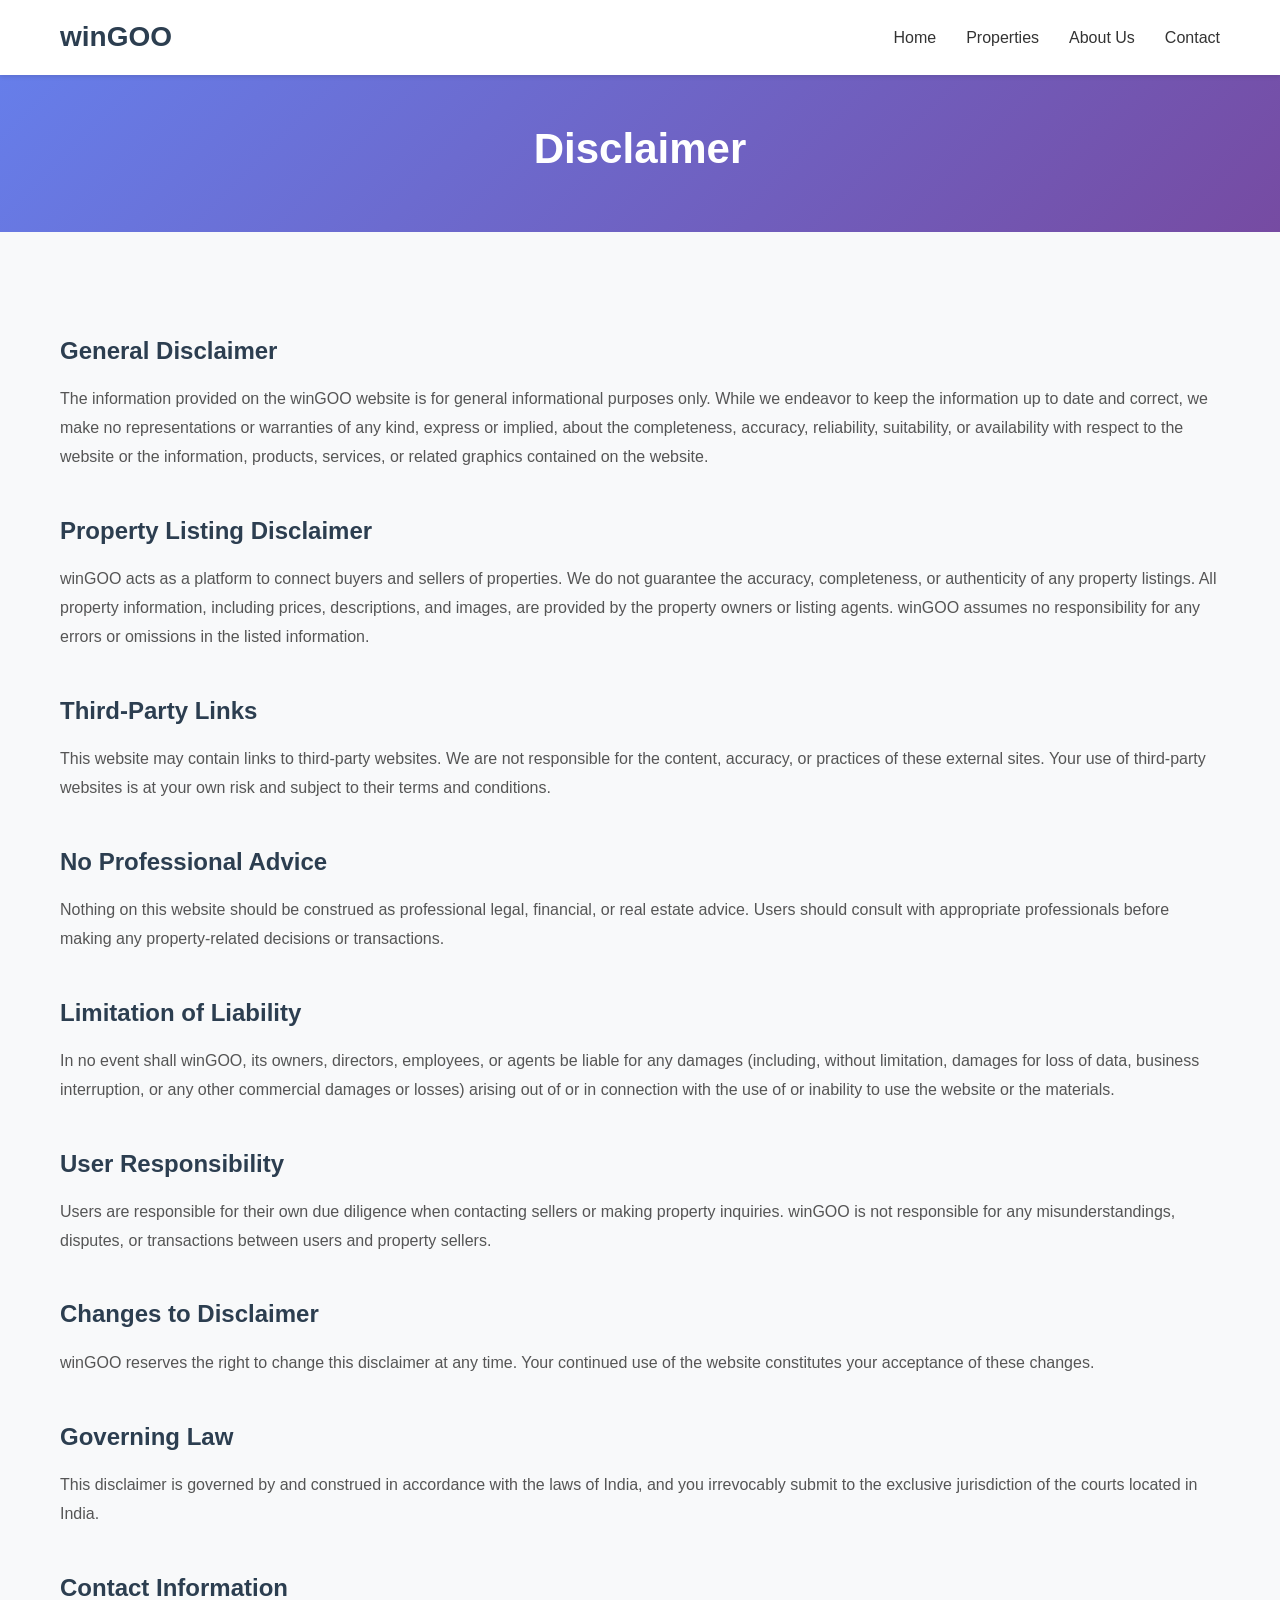
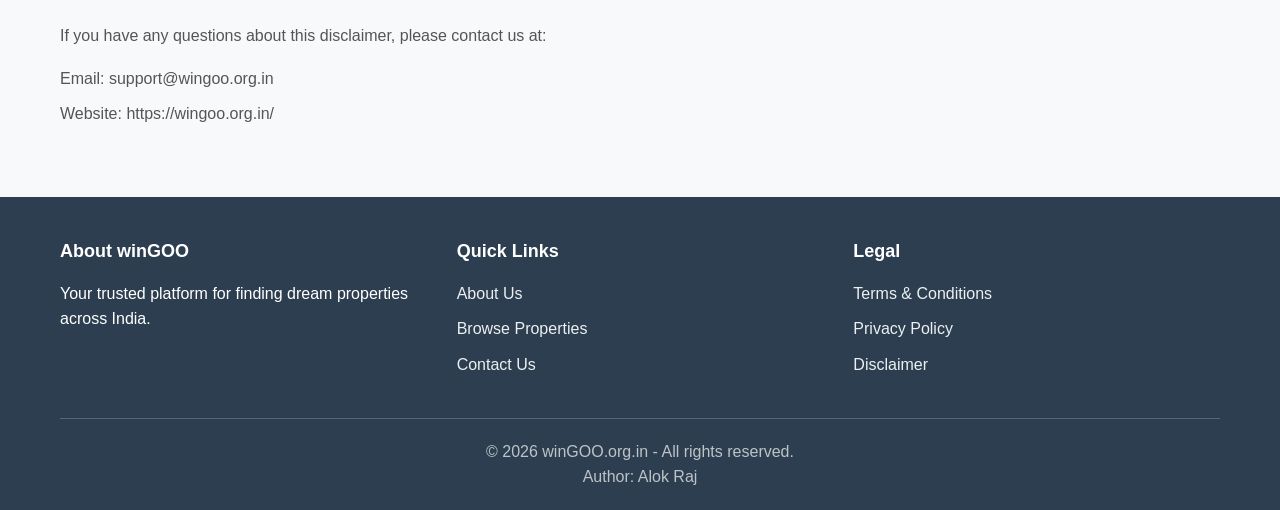
<file: disclaimer.html>
<!DOCTYPE html>
<html lang="en">
<!--
    winGOO - Disclaimer
    Author: Alok Raj
    Copyright (c) 2026 Alok Raj. All rights reserved.
-->
<head>
    <meta charset="UTF-8">
    <meta name="viewport" content="width=device-width, initial-scale=1.0">
    <meta name="author" content="Alok Raj">
    <title>Disclaimer - winGOO</title>
    <link rel="stylesheet" href="styles.css">
</head>
<body>
    <!-- Navigation Header -->
    <nav class="navbar">
        <div class="nav-container">
            <div class="logo">
                <a href="index.html">
                    <h1>winGOO</h1>
                </a>
            </div>
            <ul class="nav-menu">
                <li><a href="index.html">Home</a></li>
                <li><a href="properties.html">Properties</a></li>
                <li><a href="about-us.html">About Us</a></li>
                <li><a href="contact.html">Contact</a></li>
            </ul>
        </div>
    </nav>

    <!-- Page Header -->
    <section class="page-header">
        <div class="container">
            <h1>Disclaimer</h1>
        </div>
    </section>

    <!-- Disclaimer Content -->
    <section class="legal-content">
        <div class="container">
            <h2>General Disclaimer</h2>
            <p>The information provided on the winGOO website is for general informational purposes only. While we endeavor to keep the information up to date and correct, we make no representations or warranties of any kind, express or implied, about the completeness, accuracy, reliability, suitability, or availability with respect to the website or the information, products, services, or related graphics contained on the website.</p>

            <h2>Property Listing Disclaimer</h2>
            <p>winGOO acts as a platform to connect buyers and sellers of properties. We do not guarantee the accuracy, completeness, or authenticity of any property listings. All property information, including prices, descriptions, and images, are provided by the property owners or listing agents. winGOO assumes no responsibility for any errors or omissions in the listed information.</p>

            <h2>Third-Party Links</h2>
            <p>This website may contain links to third-party websites. We are not responsible for the content, accuracy, or practices of these external sites. Your use of third-party websites is at your own risk and subject to their terms and conditions.</p>

            <h2>No Professional Advice</h2>
            <p>Nothing on this website should be construed as professional legal, financial, or real estate advice. Users should consult with appropriate professionals before making any property-related decisions or transactions.</p>

            <h2>Limitation of Liability</h2>
            <p>In no event shall winGOO, its owners, directors, employees, or agents be liable for any damages (including, without limitation, damages for loss of data, business interruption, or any other commercial damages or losses) arising out of or in connection with the use of or inability to use the website or the materials.</p>

            <h2>User Responsibility</h2>
            <p>Users are responsible for their own due diligence when contacting sellers or making property inquiries. winGOO is not responsible for any misunderstandings, disputes, or transactions between users and property sellers.</p>

            <h2>Changes to Disclaimer</h2>
            <p>winGOO reserves the right to change this disclaimer at any time. Your continued use of the website constitutes your acceptance of these changes.</p>

            <h2>Governing Law</h2>
            <p>This disclaimer is governed by and construed in accordance with the laws of India, and you irrevocably submit to the exclusive jurisdiction of the courts located in India.</p>

            <h2>Contact Information</h2>
            <p>If you have any questions about this disclaimer, please contact us at:</p>
            <ul class="contact-info">
                <li>Email: support@wingoo.org.in</li>
                <li>Website: https://wingoo.org.in/</li>
            </ul>
        </div>
    </section>

    <!-- Footer -->
    <footer class="footer">
        <div class="container">
            <div class="footer-content">
                <div class="footer-section">
                    <h4>About winGOO</h4>
                    <p>Your trusted platform for finding dream properties across India.</p>
                </div>
                <div class="footer-section">
                    <h4>Quick Links</h4>
                    <ul>
                        <li><a href="about-us.html">About Us</a></li>
                        <li><a href="properties.html">Browse Properties</a></li>
                        <li><a href="contact.html">Contact Us</a></li>
                    </ul>
                </div>
                <div class="footer-section">
                    <h4>Legal</h4>
                    <ul>
                        <li><a href="term-conditions.html">Terms & Conditions</a></li>
                        <li><a href="privacy-policy.html">Privacy Policy</a></li>
                        <li><a href="disclaimer.html">Disclaimer</a></li>
                    </ul>
                </div>
            </div>
            <div class="footer-bottom">
                <p>&copy; 2026 winGOO.org.in - All rights reserved.</p>
                <p>Author: Alok Raj</p>
            </div>
        </div>
    </footer>

    <style>
        .page-header {
            background: linear-gradient(135deg, #667eea 0%, #764ba2 100%);
            color: white;
            padding: 40px 0;
            text-align: center;
        }

        .page-header h1 {
            font-size: 42px;
            margin-bottom: 10px;
        }

        .legal-content {
            padding: 60px 0;
        }

        .legal-content h2 {
            font-size: 24px;
            margin-top: 40px;
            margin-bottom: 15px;
            color: #2c3e50;
        }

        .legal-content p {
            font-size: 16px;
            line-height: 1.8;
            color: #555;
            margin-bottom: 15px;
        }

        .contact-info {
            list-style: none;
            margin-left: 0;
        }

        .contact-info li {
            margin-bottom: 10px;
            color: #555;
        }
    </style>

    <script src="script.js"></script>
</body>
</html>
</file>
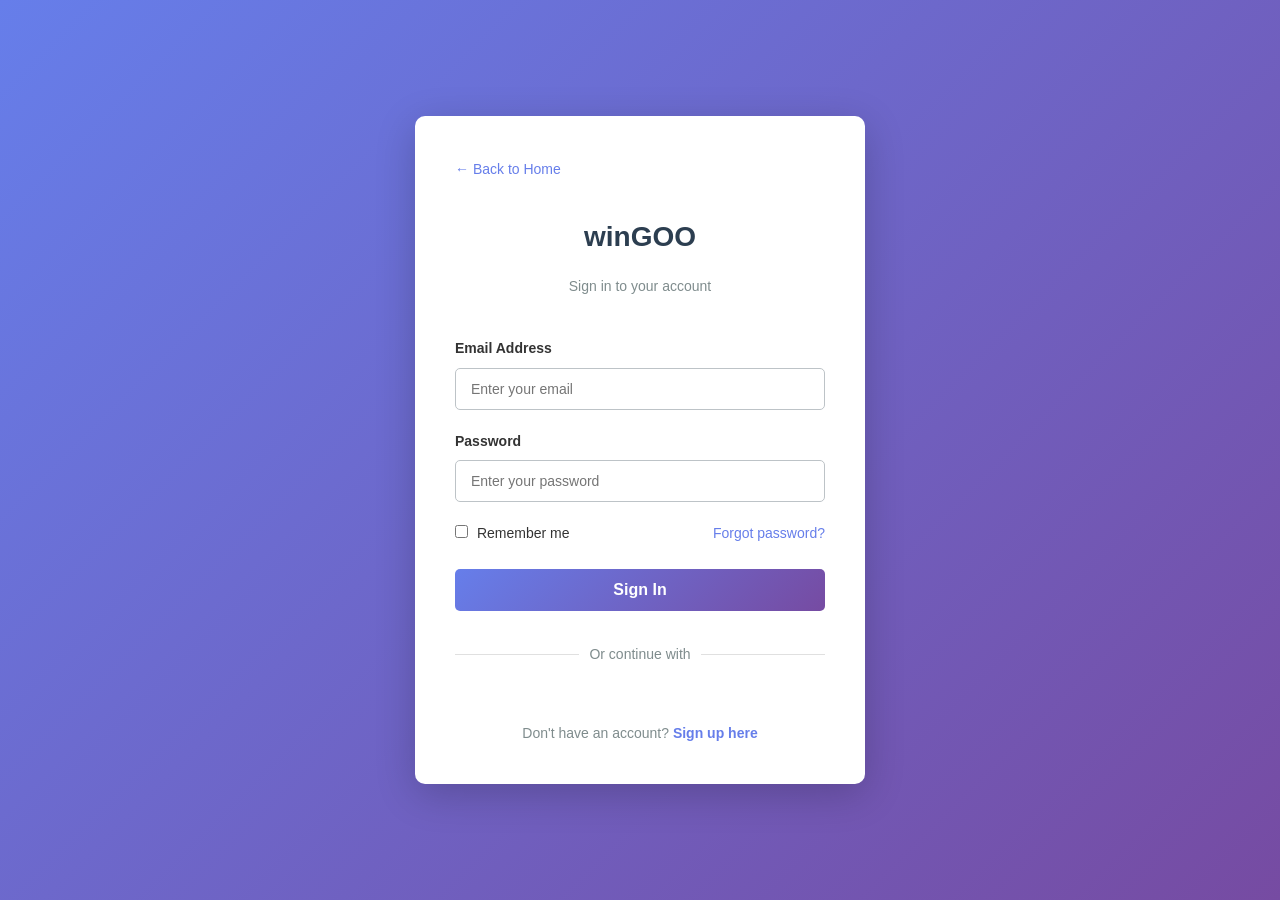
<file: login.html>
<!DOCTYPE html>
<html lang="en">
<!--
    winGOO - Login Page
    Author: Alok Raj
    Copyright (c) 2026 Alok Raj. All rights reserved.
-->
<head>
    <meta charset="UTF-8">
    <meta name="viewport" content="width=device-width, initial-scale=1.0">
    <meta name="author" content="Alok Raj">
    <title>Login - winGOO</title>
    <link rel="stylesheet" href="styles.css">
    <script src="https://accounts.google.com/gsi/client" async defer></script>
    <style>
        * {
            margin: 0;
            padding: 0;
            box-sizing: border-box;
        }

        body {
            font-family: 'Segoe UI', Tahoma, Geneva, Verdana, sans-serif;
            background: linear-gradient(135deg, #667eea 0%, #764ba2 100%);
            min-height: 100vh;
            display: flex;
            align-items: center;
            justify-content: center;
        }

        .login-container {
            background: white;
            border-radius: 10px;
            box-shadow: 0 10px 40px rgba(0, 0, 0, 0.2);
            width: 100%;
            max-width: 450px;
            padding: 40px;
        }

        .login-header {
            text-align: center;
            margin-bottom: 40px;
        }

        .logo {
            font-size: 36px;
            font-weight: 700;
            color: #2c3e50;
            margin-bottom: 10px;
        }

        .login-header p {
            color: #7f8c8d;
            font-size: 14px;
        }

        .form-group {
            margin-bottom: 20px;
        }

        label {
            display: block;
            margin-bottom: 8px;
            color: #333;
            font-weight: 600;
            font-size: 14px;
        }

        input[type="email"],
        input[type="password"] {
            width: 100%;
            padding: 12px 15px;
            border: 1px solid #bdc3c7;
            border-radius: 5px;
            font-size: 14px;
            font-family: inherit;
            transition: border-color 0.3s;
        }

        input[type="email"]:focus,
        input[type="password"]:focus {
            outline: none;
            border-color: #667eea;
            box-shadow: 0 0 5px rgba(102, 126, 234, 0.3);
        }

        .remember-forgot {
            display: flex;
            justify-content: space-between;
            align-items: center;
            margin-bottom: 25px;
            font-size: 14px;
        }

        .remember-forgot a {
            color: #667eea;
            text-decoration: none;
            transition: color 0.3s;
        }

        .remember-forgot a:hover {
            color: #764ba2;
        }

        .login-btn {
            width: 100%;
            padding: 12px;
            background: linear-gradient(135deg, #667eea 0%, #764ba2 100%);
            color: white;
            border: none;
            border-radius: 5px;
            font-size: 16px;
            font-weight: 600;
            cursor: pointer;
            transition: transform 0.3s, box-shadow 0.3s;
        }

        .login-btn:hover {
            transform: translateY(-2px);
            box-shadow: 0 5px 15px rgba(102, 126, 234, 0.4);
        }

        .divider {
            text-align: center;
            margin: 30px 0;
            position: relative;
        }

        .divider::before {
            content: '';
            position: absolute;
            top: 50%;
            left: 0;
            right: 0;
            height: 1px;
            background: #e0e0e0;
        }

        .divider span {
            background: white;
            padding: 0 10px;
            color: #7f8c8d;
            font-size: 14px;
            position: relative;
        }

        .google-signin {
            display: flex;
            justify-content: center;
            margin: 20px 0;
        }

        .google-signin-btn {
            background: white;
            border: 1px solid #e0e0e0;
            padding: 12px 20px;
            border-radius: 5px;
            display: flex;
            align-items: center;
            gap: 10px;
            cursor: pointer;
            transition: all 0.3s;
            text-decoration: none;
            color: #333;
            font-weight: 500;
        }

        .google-signin-btn:hover {
            background: #f8f9fa;
            border-color: #667eea;
            box-shadow: 0 2px 8px rgba(0, 0, 0, 0.1);
        }

        .google-signin-btn img {
            width: 20px;
            height: 20px;
        }

        .signup-link {
            text-align: center;
            margin-top: 25px;
            color: #7f8c8d;
            font-size: 14px;
        }

        .signup-link a {
            color: #667eea;
            text-decoration: none;
            font-weight: 600;
            transition: color 0.3s;
        }

        .signup-link a:hover {
            color: #764ba2;
        }

        .error-message {
            background: #fee;
            color: #c33;
            padding: 12px;
            border-radius: 5px;
            margin-bottom: 20px;
            display: none;
            font-size: 14px;
        }

        .back-link {
            display: inline-block;
            margin-bottom: 20px;
            color: #667eea;
            text-decoration: none;
            font-size: 14px;
            transition: color 0.3s;
        }

        .back-link:hover {
            color: #764ba2;
        }

        @media (max-width: 480px) {
            .login-container {
                padding: 30px 20px;
            }

            .logo {
                font-size: 28px;
            }
        }
    </style>
</head>
<body>
    <div class="login-container">
        <a href="index.html" class="back-link">← Back to Home</a>
        
        <div class="login-header">
            <div class="logo"><a href="index.html">winGOO</a></div>
            <p>Sign in to your account</p>
        </div>

        <div class="error-message" id="errorMessage"></div>

        <form id="loginForm">
            <div class="form-group">
                <label for="email">Email Address</label>
                <input type="email" id="email" name="email" placeholder="Enter your email" required>
            </div>

            <div class="form-group">
                <label for="password">Password</label>
                <input type="password" id="password" name="password" placeholder="Enter your password" required>
            </div>

            <div class="remember-forgot">
                <label style="margin: 0; font-weight: 400;">
                    <input type="checkbox" style="margin-right: 5px;"> Remember me
                </label>
                <a href="forgot-password.html">Forgot password?</a>
            </div>

            <button type="submit" class="login-btn">Sign In</button>
        </form>

        <div class="divider">
            <span>Or continue with</span>
        </div>

        <div class="google-signin">
            <div id="g_id_onload"
                 data-client_id="637556644945-40jv5c34fea7h9pllepvhhcjl2e41iek.apps.googleusercontent.com"
                 data-callback="handleCredentialResponse">
            </div>
            <div class="g_id_signin" data-type="standard"></div>
        </div>

        <div class="signup-link">
            Don't have an account? <a href="signup.html">Sign up here</a>
        </div>
    </div>

    <script>
        // Google OAuth Callback Function
        function handleCredentialResponse(response) {
            try {
                // Decode the JWT token
                const responsePayload = decodeJwtResponse(response.credential);
                
                console.log("ID: " + responsePayload.sub);
                console.log('Full Name: ' + responsePayload.name);
                console.log('Email: ' + responsePayload.email);
                
                // Store user info in localStorage
                localStorage.setItem('user', JSON.stringify({
                    name: responsePayload.name,
                    email: responsePayload.email,
                    picture: responsePayload.picture
                }));

                // Check if user role exists, if not ask for it
                let userRole = localStorage.getItem('userRole');
                if (!userRole) {
                    // Simple role selection for demo purposes
                    // In a real app, this would be a nice modal or a separate onboarding step
                    // For now, let's look for a stored preference or default to buyer
                    
                    // Let's simulate a role check or prompt
                    // Since we can't easily do a modal without adding HTML, let's use a native confirm/prompt approach
                    // or just default to buyer and let them switch.
                    
                    // Better approach: Redirect to a role selection page or handle it here?
                    // Let's create a simple overlay to ask for role if not set.
                    showRoleSelectionModal();
                    return; 
                }

                // Redirect to specific dashboard
                redirectToDashboard(userRole);

            } catch (e) {
                console.error("Error processing login:", e);
                showError('An error occurred during login');
            }
        }

        function redirectToDashboard(role) {
            if (role === 'seller') window.location.href = 'dashboard-seller.html';
            else if (role === 'agent') window.location.href = 'dashboard-agent.html';
            else window.location.href = 'dashboard-buyer.html';
        }

        function showRoleSelectionModal() {
            // Create a modal dynamically
            const modal = document.createElement('div');
            modal.style.cssText = 'position:fixed;top:0;left:0;width:100%;height:100%;background:rgba(0,0,0,0.8);display:flex;justify-content:center;align-items:center;z-index:9999;';
            modal.innerHTML = `
                <div style="background:white;padding:30px;border-radius:10px;text-align:center;max-width:400px;width:90%;">
                    <h2>Select Account Type</h2>
                    <p style="margin:10px 0 20px;">Please select how you want to use winGOO:</p>
                    <div style="display:flex;flex-direction:column;gap:10px;">
                        <button onclick="selectRole('buyer')" style="padding:10px;background:#667eea;color:white;border:none;border-radius:5px;cursor:pointer;">I want to Buy/Rent</button>
                        <button onclick="selectRole('seller')" style="padding:10px;background:#3498db;color:white;border:none;border-radius:5px;cursor:pointer;">I want to Sell/Lease</button>
                        <button onclick="selectRole('agent')" style="padding:10px;background:#11998e;color:white;border:none;border-radius:5px;cursor:pointer;">I am an Agent</button>
                    </div>
                </div>
            `;
            document.body.appendChild(modal);
            
            window.selectRole = function(role) {
                localStorage.setItem('userRole', role);
                document.body.removeChild(modal);
                redirectToDashboard(role);
            };
        }

        // Helper function to decode JWT token
        function decodeJwtResponse(token) {
            var base64Url = token.split('.')[1];
            var base64 = base64Url.replace(/-/g, '+').replace(/_/g, '/');
            var jsonPayload = decodeURIComponent(window.atob(base64).split('').map(function(c) {
                return '%' + ('00' + c.charCodeAt(0).toString(16)).slice(-2);
            }).join(''));

            return JSON.parse(jsonPayload);
        }

        // Traditional Email Login
        document.getElementById('loginForm').addEventListener('submit', function(e) {
            e.preventDefault();
            
            const email = document.getElementById('email').value;
            const password = document.getElementById('password').value;

            // Validate inputs
            if (!email || !password) {
                showError('Please fill in all fields');
                return;
            }

            // Send login request to backend (Simulation)
                // For demo/static site, we simulate login success
                // In a real backend, you'd verify credentials
                
                // Simulate success
                localStorage.setItem('user', JSON.stringify({
                    name: 'User',
                    email: email
                }));
                
                // Check local storage for role or default to buyer
                let userRole = localStorage.getItem('userRole');
                if(!userRole) {
                    // If manually logging in, maybe we assume they are a buyer or check previous signup
                    // For now, show the same role selection
                    showRoleSelectionModal();
                } else {
                    redirectToDashboard(userRole);
                }

/*             fetch('backend/login.php', {
                method: 'POST',
                headers: {
                    'Content-Type': 'application/json',
                },
                body: JSON.stringify({
                    email: email,
                    password: password
                })
            })
            .then(response => response.json())
            .then(data => {
                if (data.success) {
                    // Store auth token and redirect
                    localStorage.setItem('authToken', data.token);
                    window.location.href = 'dashboard.html';
                } else {
                    showError(data.message || 'Login failed');
                }
            })
            .catch(error => {
                console.error('Error:', error);
                showError('An error occurred during login');
            }); */
        });

        function showError(message) {
            const errorDiv = document.getElementById('errorMessage');
            errorDiv.textContent = message;
            errorDiv.style.display = 'block';
        }

        // Window object for Google Sign-In
        window.onload = function() {
            google.accounts.id.initialize({
                client_id: '637556644945-40jv5c34fea7h9pllepvhhcjl2e41iek.apps.googleusercontent.com',
                callback: handleCredentialResponse
            });
        };
    </script>
    <script src="script.js"></script>
</body>
</html>
</file>
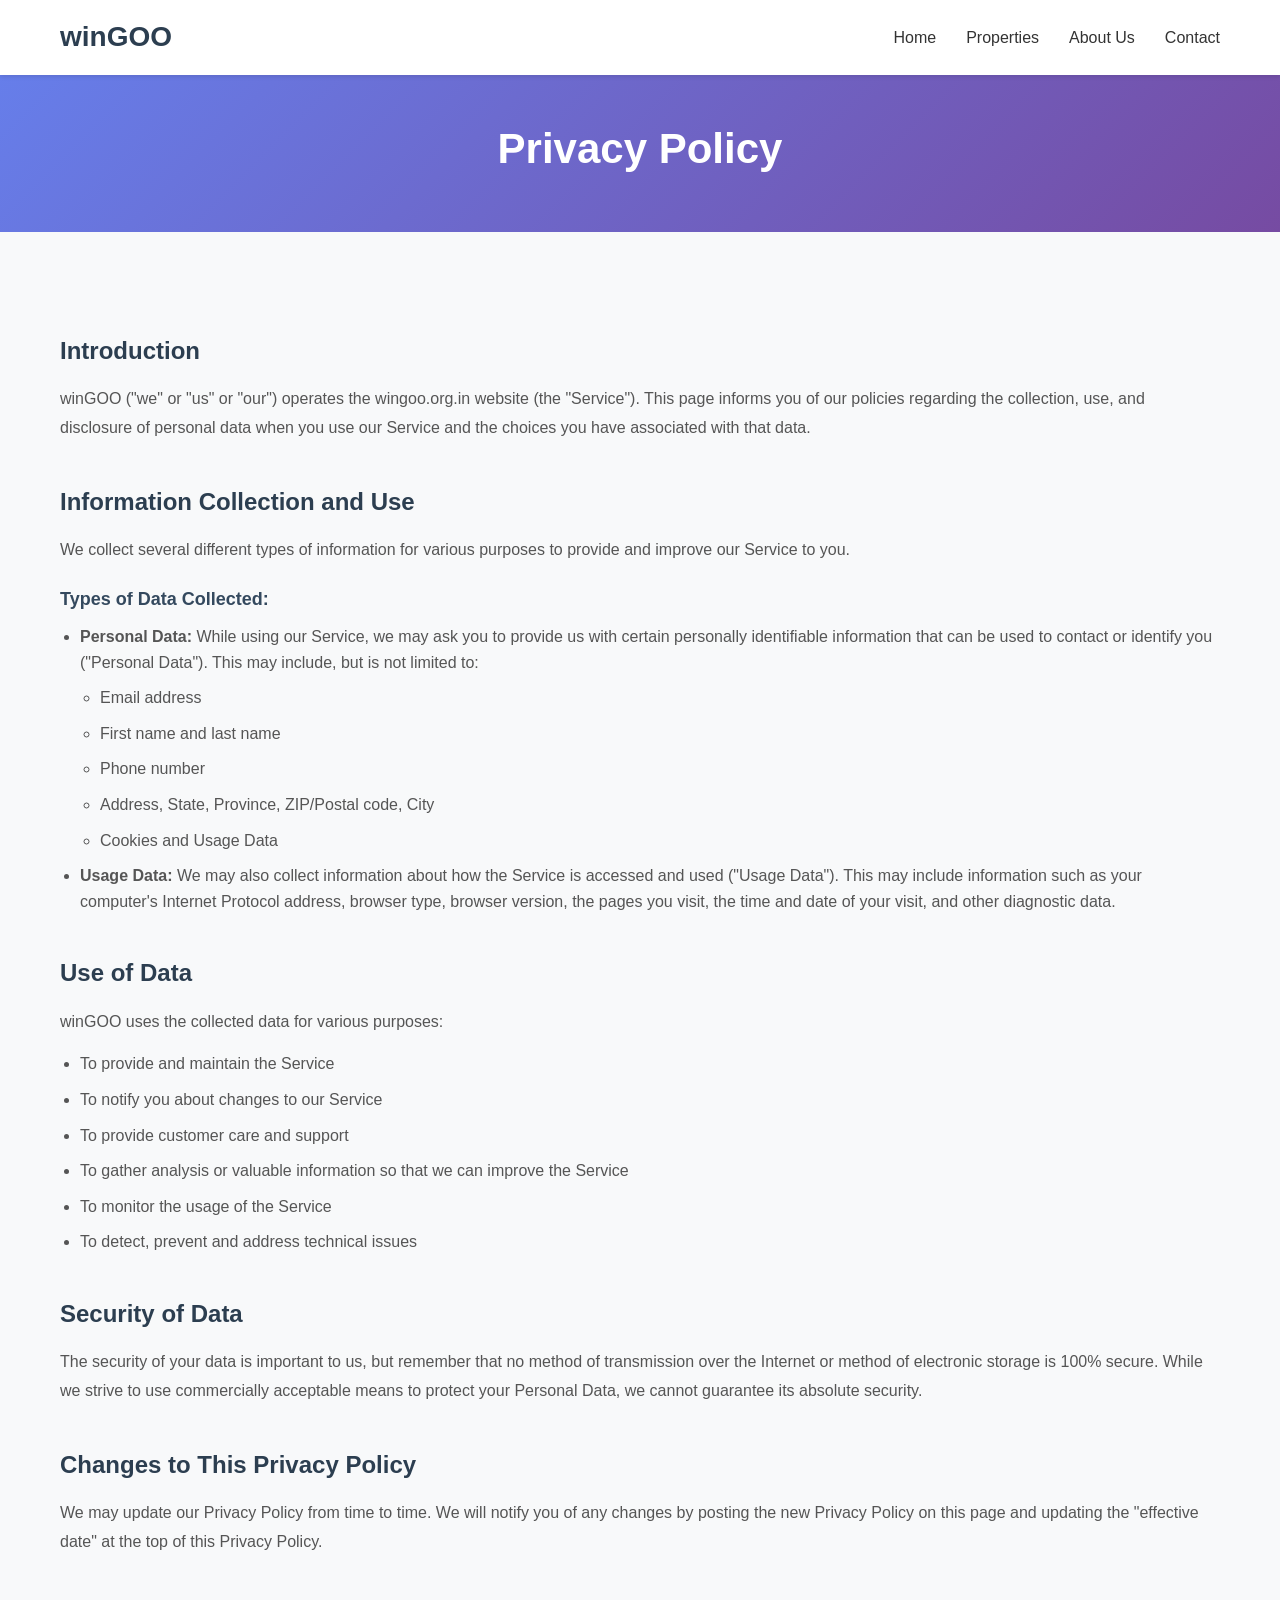
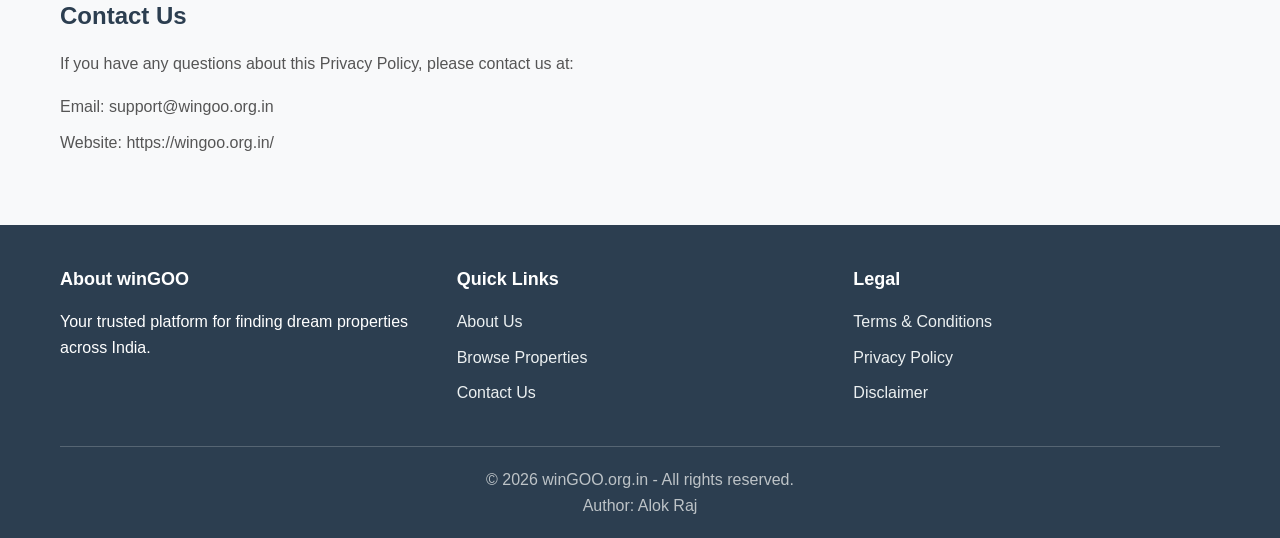
<file: privacy-policy.html>
<!DOCTYPE html>
<html lang="en">
<!--
    winGOO - Privacy Policy
    Author: Alok Raj
    Copyright (c) 2026 Alok Raj. All rights reserved.
-->
<head>
    <meta charset="UTF-8">
    <meta name="viewport" content="width=device-width, initial-scale=1.0">
    <meta name="author" content="Alok Raj">
    <title>Privacy Policy - winGOO</title>
    <link rel="stylesheet" href="styles.css">
</head>
<body>
    <!-- Navigation Header -->
    <nav class="navbar">
        <div class="nav-container">
            <div class="logo">
                <a href="index.html">
                    <h1>winGOO</h1>
                </a>
            </div>
            <ul class="nav-menu">
                <li><a href="index.html">Home</a></li>
                <li><a href="properties.html">Properties</a></li>
                <li><a href="about-us.html">About Us</a></li>
                <li><a href="contact.html">Contact</a></li>
            </ul>
        </div>
    </nav>

    <!-- Page Header -->
    <section class="page-header">
        <div class="container">
            <h1>Privacy Policy</h1>
        </div>
    </section>

    <!-- Privacy Content -->
    <section class="legal-content">
        <div class="container">
            <h2>Introduction</h2>
            <p>winGOO ("we" or "us" or "our") operates the wingoo.org.in website (the "Service"). This page informs you of our policies regarding the collection, use, and disclosure of personal data when you use our Service and the choices you have associated with that data.</p>

            <h2>Information Collection and Use</h2>
            <p>We collect several different types of information for various purposes to provide and improve our Service to you.</p>

            <h3>Types of Data Collected:</h3>
            <ul class="terms-list">
                <li><strong>Personal Data:</strong> While using our Service, we may ask you to provide us with certain personally identifiable information that can be used to contact or identify you ("Personal Data"). This may include, but is not limited to:
                    <ul>
                        <li>Email address</li>
                        <li>First name and last name</li>
                        <li>Phone number</li>
                        <li>Address, State, Province, ZIP/Postal code, City</li>
                        <li>Cookies and Usage Data</li>
                    </ul>
                </li>
                <li><strong>Usage Data:</strong> We may also collect information about how the Service is accessed and used ("Usage Data"). This may include information such as your computer's Internet Protocol address, browser type, browser version, the pages you visit, the time and date of your visit, and other diagnostic data.</li>
            </ul>

            <h2>Use of Data</h2>
            <p>winGOO uses the collected data for various purposes:</p>
            <ul class="terms-list">
                <li>To provide and maintain the Service</li>
                <li>To notify you about changes to our Service</li>
                <li>To provide customer care and support</li>
                <li>To gather analysis or valuable information so that we can improve the Service</li>
                <li>To monitor the usage of the Service</li>
                <li>To detect, prevent and address technical issues</li>
            </ul>

            <h2>Security of Data</h2>
            <p>The security of your data is important to us, but remember that no method of transmission over the Internet or method of electronic storage is 100% secure. While we strive to use commercially acceptable means to protect your Personal Data, we cannot guarantee its absolute security.</p>

            <h2>Changes to This Privacy Policy</h2>
            <p>We may update our Privacy Policy from time to time. We will notify you of any changes by posting the new Privacy Policy on this page and updating the "effective date" at the top of this Privacy Policy.</p>

            <h2>Contact Us</h2>
            <p>If you have any questions about this Privacy Policy, please contact us at:</p>
            <ul class="contact-info">
                <li>Email: support@wingoo.org.in</li>
                <li>Website: https://wingoo.org.in/</li>
            </ul>
        </div>
    </section>

    <!-- Footer -->
    <footer class="footer">
        <div class="container">
            <div class="footer-content">
                <div class="footer-section">
                    <h4>About winGOO</h4>
                    <p>Your trusted platform for finding dream properties across India.</p>
                </div>
                <div class="footer-section">
                    <h4>Quick Links</h4>
                    <ul>
                        <li><a href="about-us.html">About Us</a></li>
                        <li><a href="properties.html">Browse Properties</a></li>
                        <li><a href="contact.html">Contact Us</a></li>
                    </ul>
                </div>
                <div class="footer-section">
                    <h4>Legal</h4>
                    <ul>
                        <li><a href="term-conditions.html">Terms & Conditions</a></li>
                        <li><a href="privacy-policy.html">Privacy Policy</a></li>
                        <li><a href="disclaimer.html">Disclaimer</a></li>
                    </ul>
                </div>
            </div>
            <div class="footer-bottom">
                <p>&copy; 2026 winGOO.org.in - All rights reserved.</p>
                <p>Author: Alok Raj</p>
            </div>
        </div>
    </footer>

    <style>
        .page-header {
            background: linear-gradient(135deg, #667eea 0%, #764ba2 100%);
            color: white;
            padding: 40px 0;
            text-align: center;
        }

        .page-header h1 {
            font-size: 42px;
            margin-bottom: 10px;
        }

        .legal-content {
            padding: 60px 0;
        }

        .legal-content h2 {
            font-size: 24px;
            margin-top: 40px;
            margin-bottom: 15px;
            color: #2c3e50;
        }

        .legal-content h3 {
            font-size: 18px;
            margin-top: 20px;
            margin-bottom: 10px;
            color: #34495e;
        }

        .legal-content p {
            font-size: 16px;
            line-height: 1.8;
            color: #555;
            margin-bottom: 15px;
        }

        .terms-list {
            margin-left: 20px;
            margin-bottom: 20px;
        }

        .terms-list li {
            margin-bottom: 10px;
            color: #555;
        }

        .terms-list ul {
            margin-top: 10px;
            margin-left: 20px;
        }

        .contact-info {
            margin-left: 0;
            list-style: none;
        }

        .contact-info li {
            margin-bottom: 10px;
            color: #555;
        }
    </style>

    <script src="script.js"></script>
</body>
</html>
</file>
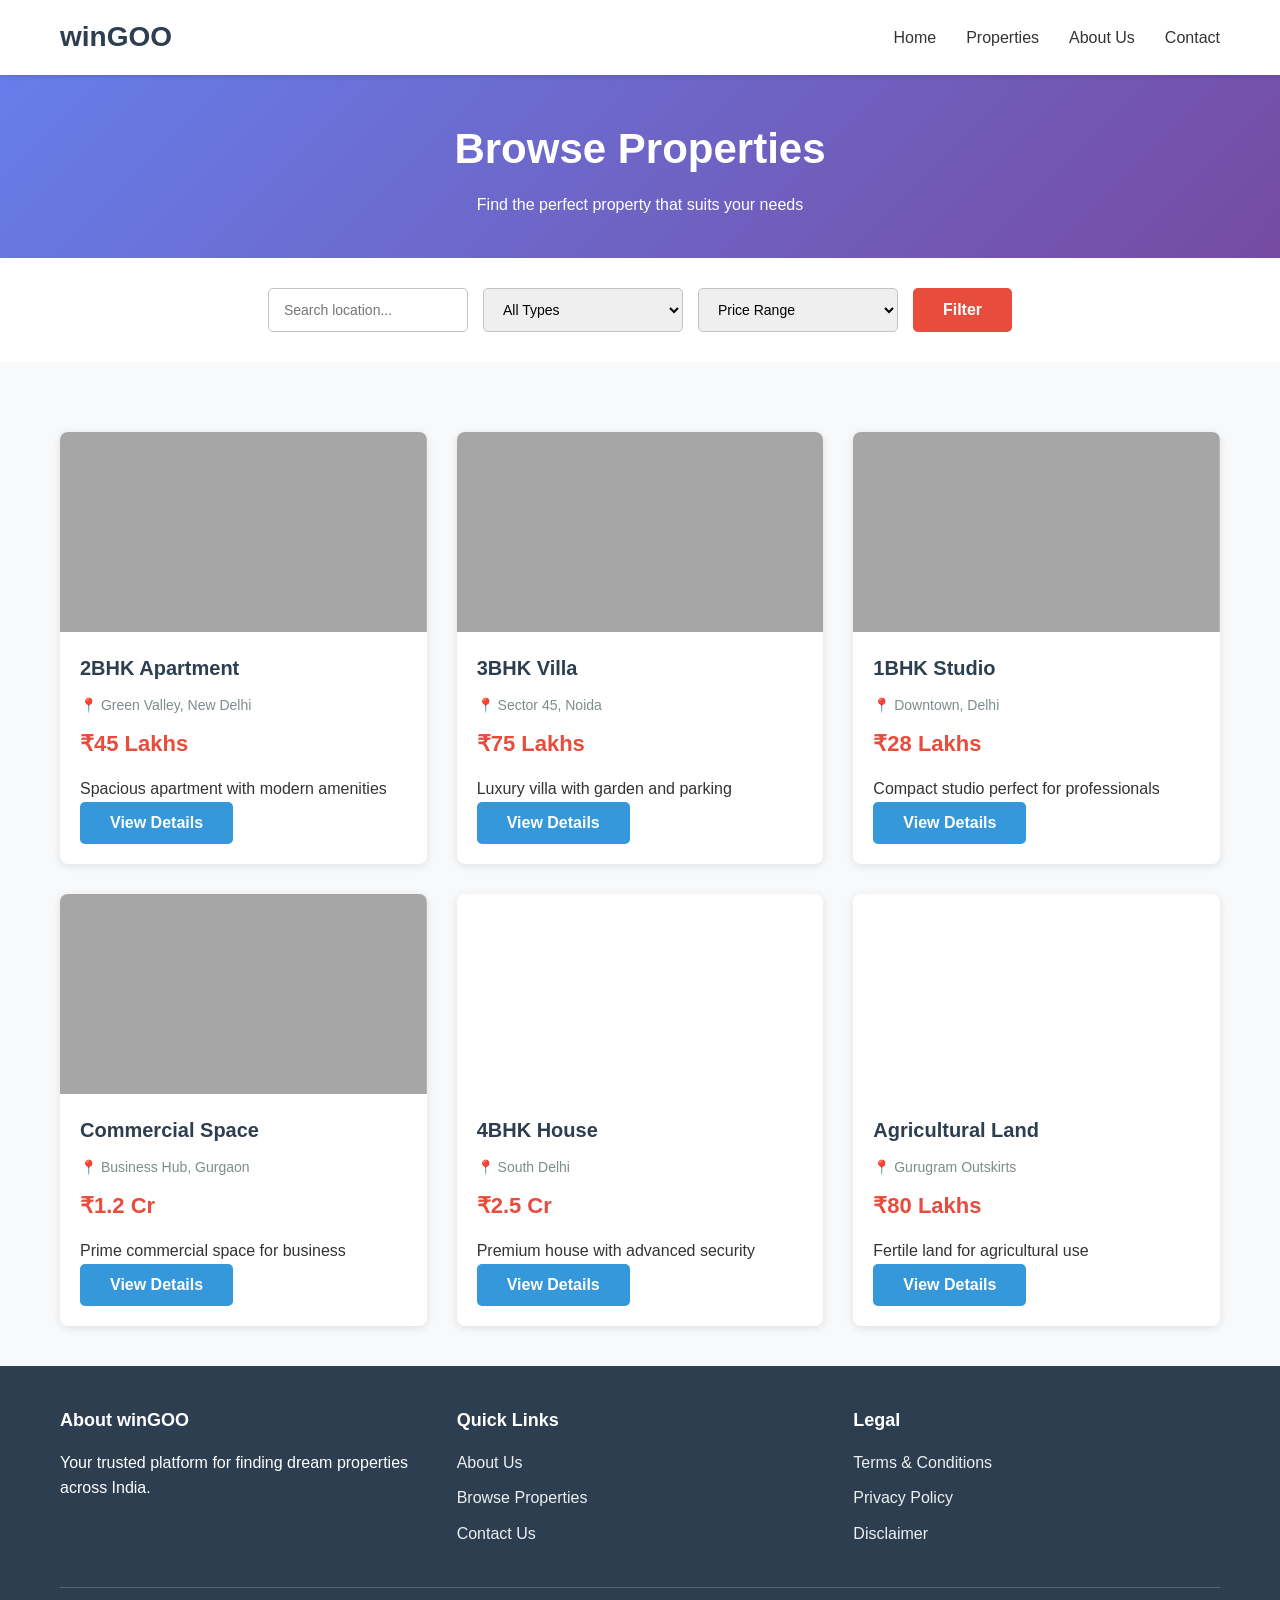
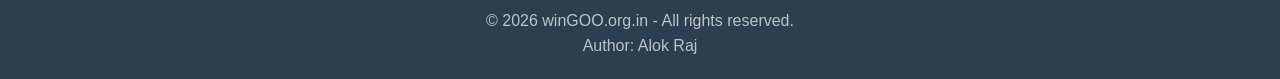
<file: properties.html>
<!DOCTYPE html>
<html lang="en">
<!--
    winGOO - Properties Listing
    Author: Alok Raj
    Copyright (c) 2026 Alok Raj. All rights reserved.
-->
<head>
    <meta charset="UTF-8">
    <meta name="viewport" content="width=device-width, initial-scale=1.0">
    <meta name="author" content="Alok Raj">
    <title>Properties - winGOO</title>
    <link rel="stylesheet" href="styles.css">
</head>
<body>
    <!-- Navigation Header -->
    <nav class="navbar">
        <div class="nav-container">
            <div class="logo">
                <a href="index.html">
                    <h1>winGOO</h1>
                </a>
            </div>
            <ul class="nav-menu">
                <li><a href="index.html">Home</a></li>
                <li><a href="properties.html">Properties</a></li>
                <li><a href="about-us.html">About Us</a></li>
                <li><a href="contact.html">Contact</a></li>
            </ul>
        </div>
    </nav>

    <!-- Page Header -->
    <section class="page-header">
        <div class="container">
            <h1>Browse Properties</h1>
            <p>Find the perfect property that suits your needs</p>
        </div>
    </section>

    <!-- Filter Section -->
    <section class="filter-section">
        <div class="container">
            <div class="filter-controls">
                <input type="text" placeholder="Search location..." class="search-input">
                <select class="filter-select">
                    <option value="">All Types</option>
                    <option value="buy">For Sale</option>
                    <option value="rent">For Rent</option>
                    <option value="land">Land</option>
                    <option value="lease">For Lease</option>
                </select>
                <select class="filter-select">
                    <option value="">Price Range</option>
                    <option value="0-50">0-50 Lakhs</option>
                    <option value="50-100">50-100 Lakhs</option>
                    <option value="100-200">1-2 Cr</option>
                    <option value="200+">2 Cr+</option>
                </select>
                <button class="btn btn-primary">Filter</button>
            </div>
        </div>
    </section>

    <!-- Properties Grid -->
    <section class="properties-listing">
        <div class="container">
            <div class="properties-grid">
                <!-- Property Card 1 -->
                <div class="property-card">
                    <div class="property-image"></div>
                    <div class="property-info">
                        <h4>2BHK Apartment</h4>
                        <p class="location">📍 Green Valley, New Delhi</p>
                        <p class="price">₹45 Lakhs</p>
                        <p class="description">Spacious apartment with modern amenities</p>
                        <button class="btn btn-secondary">View Details</button>
                    </div>
                </div>

                <!-- Property Card 2 -->
                <div class="property-card">
                    <div class="property-image"></div>
                    <div class="property-info">
                        <h4>3BHK Villa</h4>
                        <p class="location">📍 Sector 45, Noida</p>
                        <p class="price">₹75 Lakhs</p>
                        <p class="description">Luxury villa with garden and parking</p>
                        <button class="btn btn-secondary">View Details</button>
                    </div>
                </div>

                <!-- Property Card 3 -->
                <div class="property-card">
                    <div class="property-image"></div>
                    <div class="property-info">
                        <h4>1BHK Studio</h4>
                        <p class="location">📍 Downtown, Delhi</p>
                        <p class="price">₹28 Lakhs</p>
                        <p class="description">Compact studio perfect for professionals</p>
                        <button class="btn btn-secondary">View Details</button>
                    </div>
                </div>

                <!-- Property Card 4 -->
                <div class="property-card">
                    <div class="property-image"></div>
                    <div class="property-info">
                        <h4>Commercial Space</h4>
                        <p class="location">📍 Business Hub, Gurgaon</p>
                        <p class="price">₹1.2 Cr</p>
                        <p class="description">Prime commercial space for business</p>
                        <button class="btn btn-secondary">View Details</button>
                    </div>
                </div>

                <!-- Property Card 5 -->
                <div class="property-card">
                    <div class="property-image"></div>
                    <div class="property-info">
                        <h4>4BHK House</h4>
                        <p class="location">📍 South Delhi</p>
                        <p class="price">₹2.5 Cr</p>
                        <p class="description">Premium house with advanced security</p>
                        <button class="btn btn-secondary">View Details</button>
                    </div>
                </div>

                <!-- Property Card 6 -->
                <div class="property-card">
                    <div class="property-image"></div>
                    <div class="property-info">
                        <h4>Agricultural Land</h4>
                        <p class="location">📍 Gurugram Outskirts</p>
                        <p class="price">₹80 Lakhs</p>
                        <p class="description">Fertile land for agricultural use</p>
                        <button class="btn btn-secondary">View Details</button>
                    </div>
                </div>
            </div>
        </div>
    </section>

    <!-- Footer -->
    <footer class="footer">
        <div class="container">
            <div class="footer-content">
                <div class="footer-section">
                    <h4>About winGOO</h4>
                    <p>Your trusted platform for finding dream properties across India.</p>
                </div>
                <div class="footer-section">
                    <h4>Quick Links</h4>
                    <ul>
                        <li><a href="about-us.html">About Us</a></li>
                        <li><a href="properties.html">Browse Properties</a></li>
                        <li><a href="contact.html">Contact Us</a></li>
                    </ul>
                </div>
                <div class="footer-section">
                    <h4>Legal</h4>
                    <ul>
                        <li><a href="term-conditions.html">Terms & Conditions</a></li>
                        <li><a href="privacy-policy.html">Privacy Policy</a></li>
                        <li><a href="disclaimer.html">Disclaimer</a></li>
                    </ul>
                </div>
            </div>
            <div class="footer-bottom">
                <p>&copy; 2026 winGOO.org.in - All rights reserved.</p>
                <p>Author: Alok Raj</p>
            </div>
        </div>
    </footer>

    <style>
        .page-header {
            background: linear-gradient(135deg, #667eea 0%, #764ba2 100%);
            color: white;
            padding: 40px 0;
            text-align: center;
        }

        .page-header h1 {
            font-size: 42px;
            margin-bottom: 10px;
        }

        .filter-section {
            background: white;
            padding: 30px 0;
            margin-bottom: 30px;
        }

        .filter-controls {
            display: flex;
            gap: 15px;
            justify-content: center;
            flex-wrap: wrap;
        }

        .properties-listing {
            padding: 40px 0;
        }
    </style>

    <script src="script.js"></script>
</body>
</html>
</file>
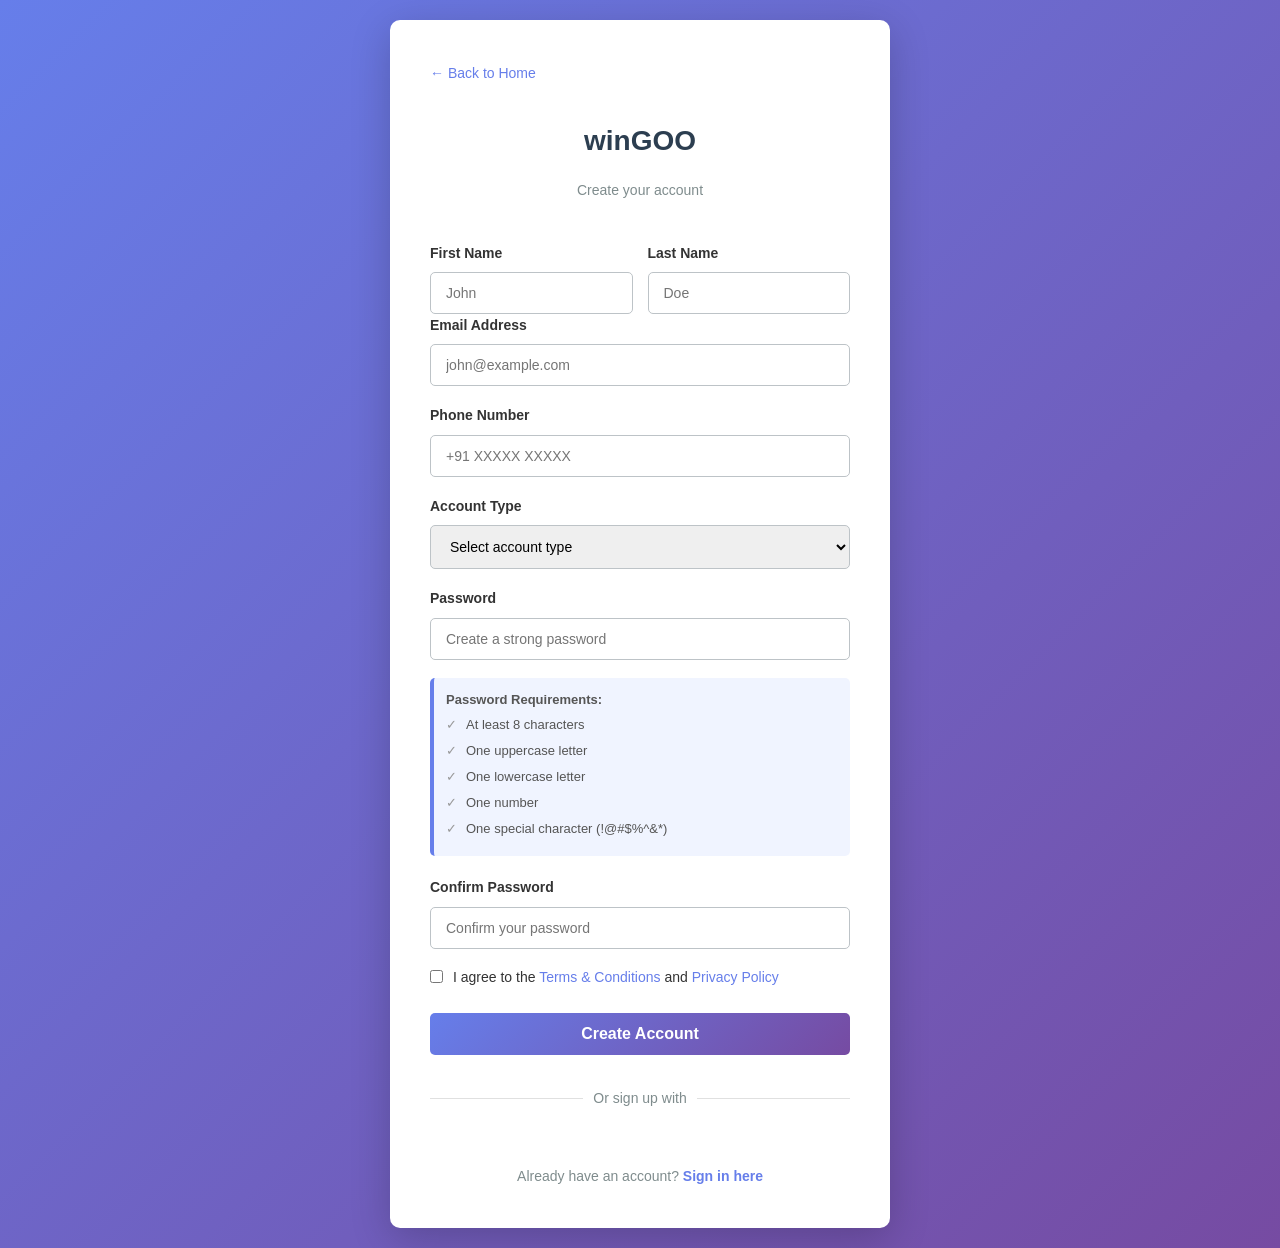
<file: signup.html>
<!DOCTYPE html>
<html lang="en">
<!--
    winGOO - Signup Page
    Author: Alok Raj
    Copyright (c) 2026 Alok Raj. All rights reserved.
-->
<head>
    <meta charset="UTF-8">
    <meta name="viewport" content="width=device-width, initial-scale=1.0">
    <meta name="author" content="Alok Raj">
    <title>Sign Up - winGOO</title>
    <link rel="stylesheet" href="styles.css">
    <script src="https://accounts.google.com/gsi/client" async defer></script>
    <style>
        * {
            margin: 0;
            padding: 0;
            box-sizing: border-box;
        }

        body {
            font-family: 'Segoe UI', Tahoma, Geneva, Verdana, sans-serif;
            background: linear-gradient(135deg, #667eea 0%, #764ba2 100%);
            min-height: 100vh;
            display: flex;
            align-items: center;
            justify-content: center;
            padding: 20px;
        }

        .signup-container {
            background: white;
            border-radius: 10px;
            box-shadow: 0 10px 40px rgba(0, 0, 0, 0.2);
            width: 100%;
            max-width: 500px;
            padding: 40px;
        }

        .signup-header {
            text-align: center;
            margin-bottom: 40px;
        }

        .logo {
            font-size: 36px;
            font-weight: 700;
            color: #2c3e50;
            margin-bottom: 10px;
        }

        .signup-header p {
            color: #7f8c8d;
            font-size: 14px;
        }

        .form-group {
            margin-bottom: 18px;
        }

        label {
            display: block;
            margin-bottom: 8px;
            color: #333;
            font-weight: 600;
            font-size: 14px;
        }

        input[type="text"],
        input[type="email"],
        input[type="password"],
        input[type="tel"],
        select {
            width: 100%;
            padding: 12px 15px;
            border: 1px solid #bdc3c7;
            border-radius: 5px;
            font-size: 14px;
            font-family: inherit;
            transition: border-color 0.3s;
        }

        input:focus,
        select:focus {
            outline: none;
            border-color: #667eea;
            box-shadow: 0 0 5px rgba(102, 126, 234, 0.3);
        }

        .form-row {
            display: grid;
            grid-template-columns: 1fr 1fr;
            gap: 15px;
        }

        .form-row .form-group {
            margin-bottom: 0;
        }

        .password-requirements {
            background: #f0f4ff;
            border-left: 4px solid #667eea;
            padding: 12px;
            border-radius: 5px;
            margin-bottom: 20px;
            font-size: 13px;
            color: #555;
        }

        .requirement {
            margin: 5px 0;
            padding-left: 20px;
            position: relative;
        }

        .requirement::before {
            content: '✓';
            position: absolute;
            left: 0;
            color: #999;
        }

        .requirement.met::before {
            color: #27ae60;
            font-weight: bold;
        }

        .terms-checkbox {
            display: flex;
            align-items: flex-start;
            margin-bottom: 25px;
            font-size: 14px;
        }

        .terms-checkbox input {
            width: auto;
            margin-right: 10px;
            margin-top: 3px;
            cursor: pointer;
        }

        .terms-checkbox label {
            margin: 0;
            font-weight: 400;
            line-height: 1.5;
        }

        .terms-checkbox a {
            color: #667eea;
            text-decoration: none;
        }

        .terms-checkbox a:hover {
            text-decoration: underline;
        }

        .signup-btn {
            width: 100%;
            padding: 12px;
            background: linear-gradient(135deg, #667eea 0%, #764ba2 100%);
            color: white;
            border: none;
            border-radius: 5px;
            font-size: 16px;
            font-weight: 600;
            cursor: pointer;
            transition: transform 0.3s, box-shadow 0.3s;
        }

        .signup-btn:hover {
            transform: translateY(-2px);
            box-shadow: 0 5px 15px rgba(102, 126, 234, 0.4);
        }

        .signup-btn:disabled {
            opacity: 0.6;
            cursor: not-allowed;
        }

        .divider {
            text-align: center;
            margin: 30px 0;
            position: relative;
        }

        .divider::before {
            content: '';
            position: absolute;
            top: 50%;
            left: 0;
            right: 0;
            height: 1px;
            background: #e0e0e0;
        }

        .divider span {
            background: white;
            padding: 0 10px;
            color: #7f8c8d;
            font-size: 14px;
            position: relative;
        }

        .google-signup {
            display: flex;
            justify-content: center;
            margin: 20px 0;
        }

        .google-signup-btn {
            background: white;
            border: 1px solid #e0e0e0;
            padding: 12px 20px;
            border-radius: 5px;
            display: flex;
            align-items: center;
            gap: 10px;
            cursor: pointer;
            transition: all 0.3s;
            text-decoration: none;
            color: #333;
            font-weight: 500;
        }

        .google-signup-btn:hover {
            background: #f8f9fa;
            border-color: #667eea;
            box-shadow: 0 2px 8px rgba(0, 0, 0, 0.1);
        }

        .login-link {
            text-align: center;
            margin-top: 25px;
            color: #7f8c8d;
            font-size: 14px;
        }

        .login-link a {
            color: #667eea;
            text-decoration: none;
            font-weight: 600;
            transition: color 0.3s;
        }

        .login-link a:hover {
            color: #764ba2;
        }

        .error-message {
            background: #fee;
            color: #c33;
            padding: 12px;
            border-radius: 5px;
            margin-bottom: 20px;
            display: none;
            font-size: 14px;
        }

        .success-message {
            background: #efe;
            color: #3a3;
            padding: 12px;
            border-radius: 5px;
            margin-bottom: 20px;
            display: none;
            font-size: 14px;
        }

        .back-link {
            display: inline-block;
            margin-bottom: 20px;
            color: #667eea;
            text-decoration: none;
            font-size: 14px;
            transition: color 0.3s;
        }

        .back-link:hover {
            color: #764ba2;
        }

        @media (max-width: 480px) {
            .signup-container {
                padding: 30px 20px;
            }

            .logo {
                font-size: 28px;
            }

            .form-row {
                grid-template-columns: 1fr;
            }
        }
    </style>
</head>
<body>
    <div class="signup-container">
        <a href="index.html" class="back-link">← Back to Home</a>
        
        <div class="signup-header">
            <div class="logo"><a href="index.html">winGOO</a></div>
            <p>Create your account</p>
        </div>

        <div class="error-message" id="errorMessage"></div>
        <div class="success-message" id="successMessage"></div>

        <form id="signupForm">
            <div class="form-row">
                <div class="form-group">
                    <label for="firstName">First Name</label>
                    <input type="text" id="firstName" name="firstName" placeholder="John" required>
                </div>
                <div class="form-group">
                    <label for="lastName">Last Name</label>
                    <input type="text" id="lastName" name="lastName" placeholder="Doe" required>
                </div>
            </div>

            <div class="form-group">
                <label for="email">Email Address</label>
                <input type="email" id="email" name="email" placeholder="john@example.com" required>
            </div>

            <div class="form-group">
                <label for="phone">Phone Number</label>
                <input type="tel" id="phone" name="phone" placeholder="+91 XXXXX XXXXX">
            </div>

            <div class="form-group">
                <label for="userType">Account Type</label>
                <select id="userType" name="userType" required>
                    <option value="">Select account type</option>
                    <option value="buyer">Buyer</option>
                    <option value="seller">Seller</option>
                    <option value="agent">Real Estate Agent</option>
                </select>
            </div>

            <div class="form-group">
                <label for="password">Password</label>
                <input type="password" id="password" name="password" placeholder="Create a strong password" required>
            </div>

            <div class="password-requirements">
                <strong>Password Requirements:</strong>
                <div class="requirement" id="req-length">At least 8 characters</div>
                <div class="requirement" id="req-uppercase">One uppercase letter</div>
                <div class="requirement" id="req-lowercase">One lowercase letter</div>
                <div class="requirement" id="req-number">One number</div>
                <div class="requirement" id="req-special">One special character (!@#$%^&*)</div>
            </div>

            <div class="form-group">
                <label for="confirmPassword">Confirm Password</label>
                <input type="password" id="confirmPassword" name="confirmPassword" placeholder="Confirm your password" required>
            </div>

            <div class="terms-checkbox">
                <input type="checkbox" id="terms" name="terms" required>
                <label for="terms">I agree to the <a href="term-conditions.html" target="_blank">Terms & Conditions</a> and <a href="privacy-policy.html" target="_blank">Privacy Policy</a></label>
            </div>

            <button type="submit" class="signup-btn">Create Account</button>
        </form>

        <div class="divider">
            <span>Or sign up with</span>
        </div>

        <div class="google-signup">
            <div id="g_id_onload"
                 data-client_id="637556644945-40jv5c34fea7h9pllepvhhcjl2e41iek.apps.googleusercontent.com"
                 data-callback="handleSignupResponse">
            </div>
            <div class="g_id_signin" data-type="standard"></div>
        </div>

        <div class="login-link">
            Already have an account? <a href="login.html">Sign in here</a>
        </div>
    </div>

    <script>
        // Password validation
        const passwordInput = document.getElementById('password');
        const confirmPasswordInput = document.getElementById('confirmPassword');

        passwordInput.addEventListener('input', function() {
            const password = this.value;

            // Check requirements
            document.getElementById('req-length').classList.toggle('met', password.length >= 8);
            document.getElementById('req-uppercase').classList.toggle('met', /[A-Z]/.test(password));
            document.getElementById('req-lowercase').classList.toggle('met', /[a-z]/.test(password));
            document.getElementById('req-number').classList.toggle('met', /[0-9]/.test(password));
            document.getElementById('req-special').classList.toggle('met', /[!@#$%^&*]/.test(password));
        });

        // Google OAuth Signup Callback
        function handleSignupResponse(response) {
            // Decode token to get user info (reusing the function from login or decoding manually here)
            // Since we don't have the decode function here, let's just use the credential ID for now or simplistic decode
            
            const responsePayload = decodeJwtResponse(response.credential);
            
            localStorage.setItem('user', JSON.stringify({
                name: responsePayload.name,
                email: responsePayload.email,
                picture: responsePayload.picture
            }));

            // Google signup doesn't give us the role.
            // We need to ask the user for their role if they sign up with Google
            // Let's use a modal similar to login page
            showRoleSelectionModal();
        }

        function decodeJwtResponse(token) {
            var base64Url = token.split('.')[1];
            var base64 = base64Url.replace(/-/g, '+').replace(/_/g, '/');
            var jsonPayload = decodeURIComponent(window.atob(base64).split('').map(function(c) {
                return '%' + ('00' + c.charCodeAt(0).toString(16)).slice(-2);
            }).join(''));
            return JSON.parse(jsonPayload);
        }

        function showRoleSelectionModal() {
            const modal = document.createElement('div');
            modal.style.cssText = 'position:fixed;top:0;left:0;width:100%;height:100%;background:rgba(0,0,0,0.8);display:flex;justify-content:center;align-items:center;z-index:9999;';
            modal.innerHTML = `
                <div style="background:white;padding:30px;border-radius:10px;text-align:center;max-width:400px;width:90%;">
                    <h2>Select Account Type</h2>
                    <p style="margin:10px 0 20px;">Please select how you want to use winGOO:</p>
                    <div style="display:flex;flex-direction:column;gap:10px;">
                        <button onclick="selectRole('buyer')" style="padding:10px;background:#667eea;color:white;border:none;border-radius:5px;cursor:pointer;">I want to Buy/Rent</button>
                        <button onclick="selectRole('seller')" style="padding:10px;background:#3498db;color:white;border:none;border-radius:5px;cursor:pointer;">I want to Sell/Lease</button>
                        <button onclick="selectRole('agent')" style="padding:10px;background:#11998e;color:white;border:none;border-radius:5px;cursor:pointer;">I am an Agent</button>
                    </div>
                </div>
            `;
            document.body.appendChild(modal);
            
            window.selectRole = function(role) {
                localStorage.setItem('userRole', role);
                document.body.removeChild(modal);
                redirectToDashboard(role);
            };
        }

        function redirectToDashboard(role) {
            if (role === 'seller') window.location.href = 'dashboard-seller.html';
            else if (role === 'agent') window.location.href = 'dashboard-agent.html';
            else window.location.href = 'dashboard-buyer.html';
        }

        // Traditional Email Signup
        document.getElementById('signupForm').addEventListener('submit', function(e) {
            e.preventDefault();
            
            const firstName = document.getElementById('firstName').value;
            const lastName = document.getElementById('lastName').value;
            const email = document.getElementById('email').value;
            const phone = document.getElementById('phone').value;
            const userType = document.getElementById('userType').value;
            const password = document.getElementById('password').value;
            const confirmPassword = document.getElementById('confirmPassword').value;
            const terms = document.getElementById('terms').checked;

            // Validate inputs
            if (!firstName || !lastName || !email || !userType || !password || !confirmPassword) {
                showError('Please fill in all required fields');
                return;
            }

            if (password !== confirmPassword) {
                showError('Passwords do not match');
                return;
            }

            if (!terms) {
                showError('You must agree to the terms and conditions');
                return;
            }

            // Validate password strength
            if (!isPasswordStrong(password)) {
                showError('Password does not meet the requirements');
                return;
            }

            // Simulate Signup (Frontend Only)
            localStorage.setItem('user', JSON.stringify({
                name: firstName + ' ' + lastName,
                email: email
            }));
            localStorage.setItem('userRole', userType);

            showSuccess('Account created successfully! Redirecting...');
            setTimeout(() => {
                redirectToDashboard(userType);
            }, 1000);

            /* 
            // Send signup request to backend
            fetch('backend/signup.php', {
                method: 'POST',
                headers: {
                    'Content-Type': 'application/json',
                },
                body: JSON.stringify({
                    firstName: firstName,
                    lastName: lastName,
                    email: email,
                    phone: phone,
                    userType: userType,
                    password: password
                })
            })
            .then(response => response.json())
            .then(data => {
                if (data.success) {
                    // Store auth token and redirect
                    localStorage.setItem('authToken', data.token);
                    showSuccess('Account created successfully! Redirecting...');
                    setTimeout(() => {
                        window.location.href = 'dashboard.html';
                    }, 2000);
                } else {
                    showError(data.message || 'Signup failed');
                }
            })
            .catch(error => {
                console.error('Error:', error);
                showError('An error occurred during signup');
            }); 
            */
        });

        function isPasswordStrong(password) {
            return password.length >= 8 &&
                   /[A-Z]/.test(password) &&
                   /[a-z]/.test(password) &&
                   /[0-9]/.test(password) &&
                   /[!@#$%^&*]/.test(password);
        }

        function showError(message) {
            const errorDiv = document.getElementById('errorMessage');
            errorDiv.textContent = message;
            errorDiv.style.display = 'block';
            document.querySelector('.success-message').style.display = 'none';
        }

        function showSuccess(message) {
            const successDiv = document.getElementById('successMessage');
            successDiv.textContent = message;
            successDiv.style.display = 'block';
            document.getElementById('errorMessage').style.display = 'none';
        }

        // Window object for Google Sign-In
        window.onload = function() {
            google.accounts.id.initialize({
                client_id: '637556644945-40jv5c34fea7h9pllepvhhcjl2e41iek.apps.googleusercontent.com',
                callback: handleSignupResponse
            });
        };
    </script>
    <script src="script.js"></script>
</body>
</html>
</file>
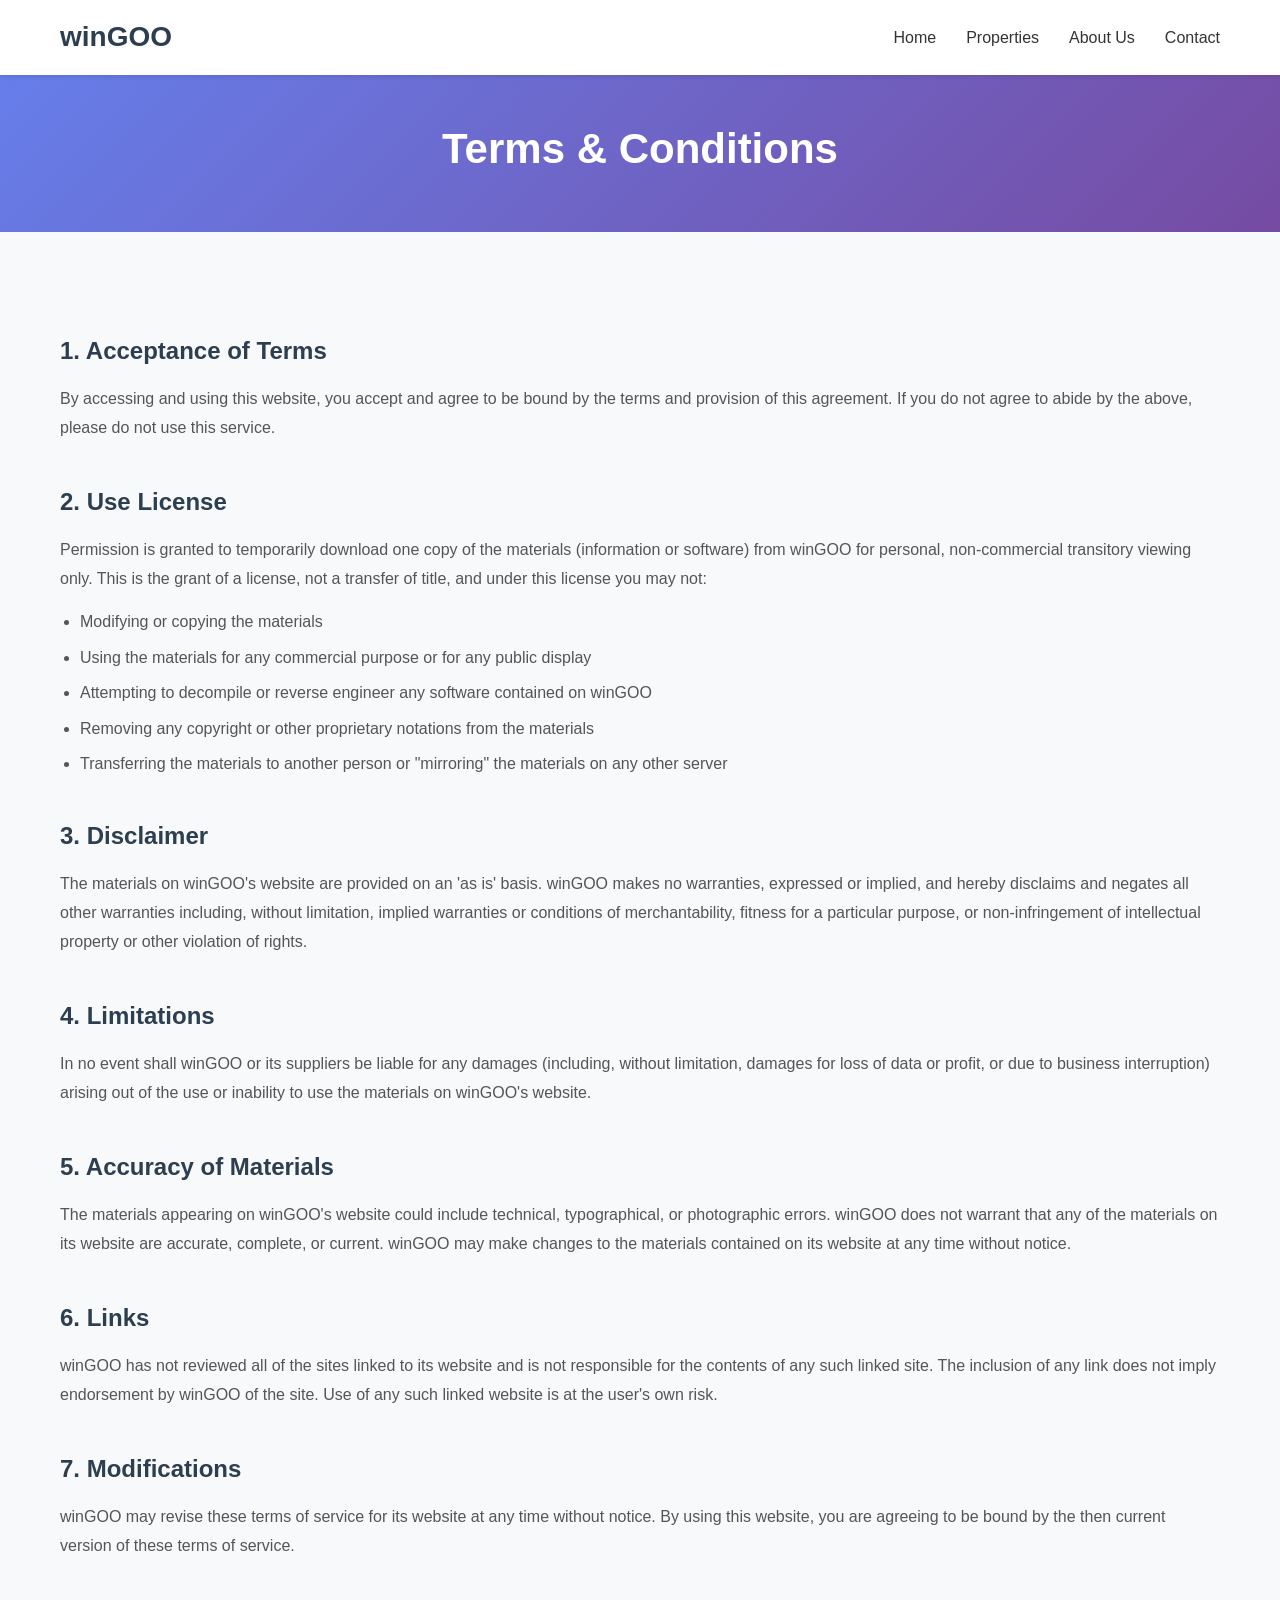
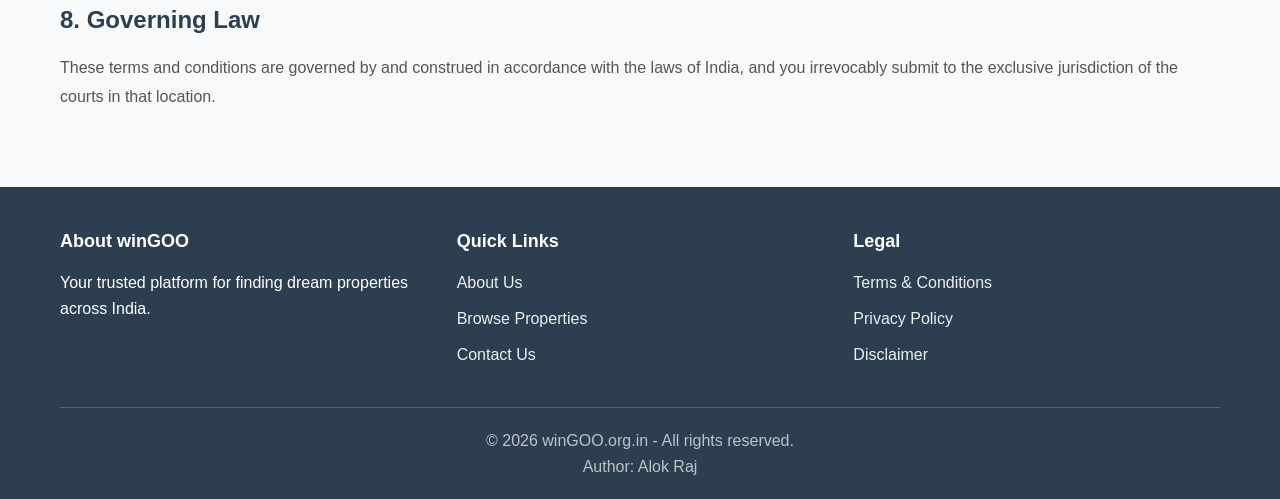
<file: term-conditions.html>
<!DOCTYPE html>
<html lang="en">
<!--
    winGOO - Terms & Conditions
    Author: Alok Raj
    Copyright (c) 2026 Alok Raj. All rights reserved.
-->
<head>
    <meta charset="UTF-8">
    <meta name="viewport" content="width=device-width, initial-scale=1.0">
    <meta name="author" content="Alok Raj">
    <title>Terms & Conditions - winGOO</title>
    <link rel="stylesheet" href="styles.css">
</head>
<body>
    <!-- Navigation Header -->
    <nav class="navbar">
        <div class="nav-container">
            <div class="logo">
                <a href="index.html">
                    <h1>winGOO</h1>
                </a>
            </div>
            <ul class="nav-menu">
                <li><a href="index.html">Home</a></li>
                <li><a href="properties.html">Properties</a></li>
                <li><a href="about-us.html">About Us</a></li>
                <li><a href="contact.html">Contact</a></li>
            </ul>
        </div>
    </nav>

    <!-- Page Header -->
    <section class="page-header">
        <div class="container">
            <h1>Terms & Conditions</h1>
        </div>
    </section>

    <!-- Terms Content -->
    <section class="legal-content">
        <div class="container">
            <h2>1. Acceptance of Terms</h2>
            <p>By accessing and using this website, you accept and agree to be bound by the terms and provision of this agreement. If you do not agree to abide by the above, please do not use this service.</p>

            <h2>2. Use License</h2>
            <p>Permission is granted to temporarily download one copy of the materials (information or software) from winGOO for personal, non-commercial transitory viewing only. This is the grant of a license, not a transfer of title, and under this license you may not:</p>
            <ul class="terms-list">
                <li>Modifying or copying the materials</li>
                <li>Using the materials for any commercial purpose or for any public display</li>
                <li>Attempting to decompile or reverse engineer any software contained on winGOO</li>
                <li>Removing any copyright or other proprietary notations from the materials</li>
                <li>Transferring the materials to another person or "mirroring" the materials on any other server</li>
            </ul>

            <h2>3. Disclaimer</h2>
            <p>The materials on winGOO's website are provided on an 'as is' basis. winGOO makes no warranties, expressed or implied, and hereby disclaims and negates all other warranties including, without limitation, implied warranties or conditions of merchantability, fitness for a particular purpose, or non-infringement of intellectual property or other violation of rights.</p>

            <h2>4. Limitations</h2>
            <p>In no event shall winGOO or its suppliers be liable for any damages (including, without limitation, damages for loss of data or profit, or due to business interruption) arising out of the use or inability to use the materials on winGOO's website.</p>

            <h2>5. Accuracy of Materials</h2>
            <p>The materials appearing on winGOO's website could include technical, typographical, or photographic errors. winGOO does not warrant that any of the materials on its website are accurate, complete, or current. winGOO may make changes to the materials contained on its website at any time without notice.</p>

            <h2>6. Links</h2>
            <p>winGOO has not reviewed all of the sites linked to its website and is not responsible for the contents of any such linked site. The inclusion of any link does not imply endorsement by winGOO of the site. Use of any such linked website is at the user's own risk.</p>

            <h2>7. Modifications</h2>
            <p>winGOO may revise these terms of service for its website at any time without notice. By using this website, you are agreeing to be bound by the then current version of these terms of service.</p>

            <h2>8. Governing Law</h2>
            <p>These terms and conditions are governed by and construed in accordance with the laws of India, and you irrevocably submit to the exclusive jurisdiction of the courts in that location.</p>
        </div>
    </section>

    <!-- Footer -->
    <footer class="footer">
        <div class="container">
            <div class="footer-content">
                <div class="footer-section">
                    <h4>About winGOO</h4>
                    <p>Your trusted platform for finding dream properties across India.</p>
                </div>
                <div class="footer-section">
                    <h4>Quick Links</h4>
                    <ul>
                        <li><a href="about-us.html">About Us</a></li>
                        <li><a href="properties.html">Browse Properties</a></li>
                        <li><a href="contact.html">Contact Us</a></li>
                    </ul>
                </div>
                <div class="footer-section">
                    <h4>Legal</h4>
                    <ul>
                        <li><a href="term-conditions.html">Terms & Conditions</a></li>
                        <li><a href="privacy-policy.html">Privacy Policy</a></li>
                        <li><a href="disclaimer.html">Disclaimer</a></li>
                    </ul>
                </div>
            </div>
            <div class="footer-bottom">
                <p>&copy; 2026 winGOO.org.in - All rights reserved.</p>
                <p>Author: Alok Raj</p>
            </div>
        </div>
    </footer>

    <style>
        .page-header {
            background: linear-gradient(135deg, #667eea 0%, #764ba2 100%);
            color: white;
            padding: 40px 0;
            text-align: center;
        }

        .page-header h1 {
            font-size: 42px;
            margin-bottom: 10px;
        }

        .legal-content {
            padding: 60px 0;
        }

        .legal-content h2 {
            font-size: 24px;
            margin-top: 40px;
            margin-bottom: 15px;
            color: #2c3e50;
        }

        .legal-content p {
            font-size: 16px;
            line-height: 1.8;
            color: #555;
            margin-bottom: 15px;
        }

        .terms-list {
            margin-left: 20px;
            margin-bottom: 20px;
        }

        .terms-list li {
            margin-bottom: 10px;
            color: #555;
        }
    </style>

    <script src="script.js"></script>
</body>
</html>
</file>
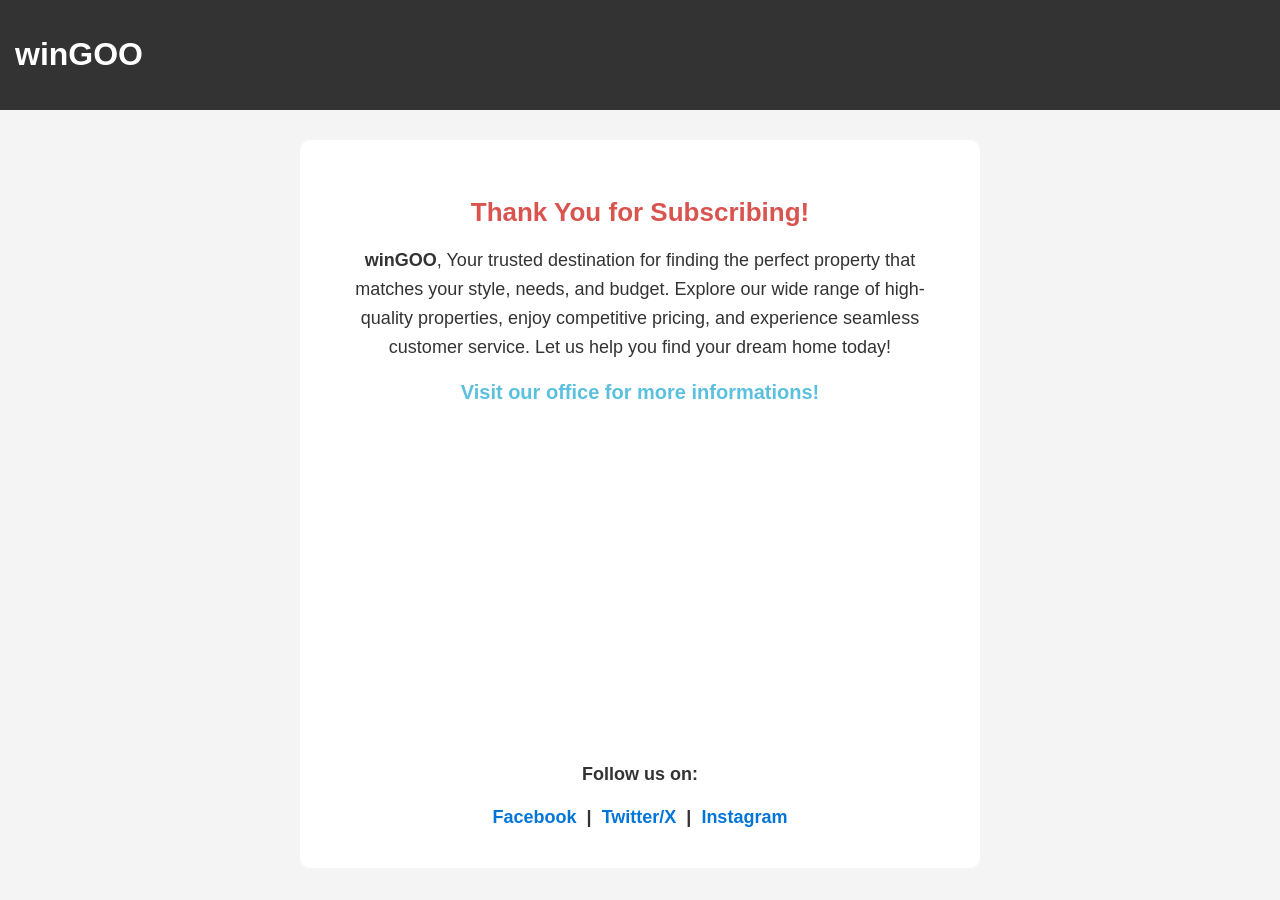
<file: thankyou-page.html>
<!DOCTYPE html>
<html lang="en">
<!--
    wingmo - Thank You Page
    Author: Alok Raj
    Copyright (c) 2026 Alok Raj. All rights reserved.
-->
<head>
    <meta charset="UTF-8">
    <meta name="viewport" content="width=device-width, initial-scale=1.0">
    <meta name="author" content="Alok Raj">
    <title>Thank You - winGOO</title>
    <style>
        body {
            font-family: Arial, sans-serif;
            text-align: center;
            margin: 0;
            background-color: #f4f4f4;
            color: #333;
        }
        header {
            background: #333;
            color: white;
            padding: 15px;
            text-align: left;
        }
        .thankyou-container {
            padding: 40px;
            background: #ffffff;
            max-width: 600px;
            margin: 30px auto;
            border-radius: 10px;
        }
        .thankyou-container h1 {
            color: #d9534f;
            font-size: 26px;
            margin-bottom: 10px;
        }
        .thankyou-container p {
            font-size: 18px;
            line-height: 1.6;
        }
        .thankyou-container h2 {
            text-align: center;
            font-size: 20px;
            margin-top: 20px;
            color: #5bc0de;
        }
        iframe {
            width: 100%;
            height: 300px;
            border: 0;
            margin-top: 15px;
            border-radius: 8px;
        }
        .social-links {
            font-size: 18px;
            margin-top: 20px;
            font-weight: bold;
        }
        .social-links a {
            text-decoration: none;
            color: #0275d8;
            font-size: 18px;
            margin: 0 5px;
        }
        .social-links a:hover {
            color: #d9534f;
        }
    </style>
</head>
<body>
    <header>
        <a href="index.html" style="text-decoration: none; color: inherit;">
            <h1>winGOO</h1>
        </a>
    </header>
    <div class="thankyou-container">
        <h1>Thank You for Subscribing!</h1>
        <p><b>winGOO</b>, Your trusted destination for finding the perfect property that matches your style, needs, and budget. Explore our wide range of high-quality properties, enjoy competitive pricing, and experience seamless customer service. Let us help you find your dream home today!</p>
       
        <h2>Visit our office for more informations!</h2>
        <iframe src="https://maps.google.com/maps?q=property%20listings&t=&z=13&ie=UTF8&iwloc=&output=embed"></iframe>
       
        <div class="social-links">
            <p>Follow us on:</p>
            <a href="https://facebook.com" target="_blank">Facebook</a> |
            <a href="https://x.com/ALOK92412709" target="_blank">Twitter/X</a> |
            <a href="https://instagram.com" target="_blank">Instagram</a>
        </div>
    </div>
    <script src="script.js"></script>
</body>
</html>
</file>
<file: styles.css>
/*
 * winGOO Styles
 * Author: Alok Raj
 * Copyright (c) 2026 Alok Raj. All rights reserved.
 */

* {
    margin: 0;
    padding: 0;
    box-sizing: border-box;
}

body {
    font-family: 'Segoe UI', Tahoma, Geneva, Verdana, sans-serif;
    line-height: 1.6;
    color: #333;
    background-color: #f8f9fa;
}

/* Container */
.container {
    max-width: 1200px;
    margin: 0 auto;
    padding: 0 20px;
}

/* Navigation Bar */
.navbar {
    background: #fff;
    box-shadow: 0 2px 4px rgba(0, 0, 0, 0.1);
    position: sticky;
    top: 0;
    z-index: 100;
}

.nav-container {
    max-width: 1200px;
    margin: 0 auto;
    padding: 0 20px;
    display: flex;
    justify-content: space-between;
    align-items: center;
}

.logo h1 {
    font-size: 28px;
    color: #2c3e50;
    font-weight: 600;
    margin: 15px 0;
}

.logo a {
    color: inherit;
    text-decoration: none;
    display: block;
    font-size: 28px;
    font-weight: 600;
    margin: 15px 0;
}

.nav-menu {
    display: flex;
    list-style: none;
    gap: 30px;
}

.nav-links {
    display: flex;
    align-items: center;
    gap: 24px;
}

.auth-actions {
    display: flex;
    align-items: center;
    gap: 12px;
}

.nav-menu a {
    text-decoration: none;
    color: #333;
    font-weight: 500;
    transition: color 0.3s;
}

.nav-menu a:hover {
    color: #e74c3c;
}

/* Hero Section */
.hero {
    background: linear-gradient(rgba(0, 0, 0, 0.5), rgba(0, 0, 0, 0.5)), url('https://images.unsplash.com/photo-1570129477492-45ac003ff2e5?w=1200&h=600&fit=crop');
    background-size: cover;
    background-position: center;
    position: relative;
    height: 500px;
    display: flex;
    align-items: center;
    justify-content: center;
    text-align: center;
    color: white;
}

.hero-overlay {
    position: absolute;
    top: 0;
    left: 0;
    width: 100%;
    height: 100%;
    background: rgba(0, 0, 0, 0.4);
}

.hero-content {
    position: relative;
    z-index: 2;
}

.hero-content h2 {
    font-size: 52px;
    margin-bottom: 15px;
    font-weight: 700;
}

.hero-content p {
    font-size: 22px;
    margin-bottom: 30px;
    color: #ecf0f1;
}

/* Buttons */
.btn {
    padding: 12px 30px;
    border: none;
    border-radius: 5px;
    font-size: 16px;
    font-weight: 600;
    cursor: pointer;
    transition: all 0.3s;
    text-decoration: none;
    display: inline-block;
}

.auth-link {
    padding: 8px 15px;
    border-radius: 5px;
    transition: all 0.3s;
    font-weight: 500;
}

.auth-link:hover {
    background: #f0f0f0;
}

.auth-link-primary {
    background: #e74c3c;
    color: white !important;
}

.auth-link-primary:hover {
    background: #c0392b;
}

.btn-primary {
    background-color: #e74c3c;
    color: white;
}

.btn-primary:hover {
    background-color: #c0392b;
    transform: translateY(-2px);
    box-shadow: 0 4px 8px rgba(0, 0, 0, 0.2);
}

.btn-secondary {
    background-color: #3498db;
    color: white;
}

.btn-secondary:hover {
    background-color: #2980b9;
}

/* Search Section */
.search-section {
    background: white;
    padding: 40px 0;
    box-shadow: 0 2px 4px rgba(0, 0, 0, 0.1);
}

.search-section h3 {
    font-size: 32px;
    text-align: center;
    margin-bottom: 30px;
    color: #2c3e50;
}

.search-filters {
    display: flex;
    gap: 15px;
    justify-content: center;
    flex-wrap: wrap;
}

.search-input, .filter-select {
    padding: 12px 15px;
    border: 1px solid #bdc3c7;
    border-radius: 5px;
    font-size: 14px;
    width: 200px;
}

.search-input:focus, .filter-select:focus {
    outline: none;
    border-color: #e74c3c;
    box-shadow: 0 0 5px rgba(231, 76, 60, 0.3);
}

/* Featured Properties */
.featured-properties {
    padding: 60px 0;
    background: #f8f9fa;
}

.featured-properties h2 {
    font-size: 36px;
    margin-bottom: 40px;
    text-align: center;
    color: #2c3e50;
}

.properties-grid {
    display: grid;
    grid-template-columns: repeat(auto-fit, minmax(280px, 1fr));
    gap: 30px;
}

.property-card {
    background: white;
    border-radius: 8px;
    overflow: hidden;
    box-shadow: 0 2px 8px rgba(0, 0, 0, 0.1);
    transition: transform 0.3s, box-shadow 0.3s;
}

.property-card:hover {
    transform: translateY(-5px);
    box-shadow: 0 4px 16px rgba(0, 0, 0, 0.15);
}

.property-image {
    width: 100%;
    height: 200px;
    background-size: cover;
    background-position: center;
    background-repeat: no-repeat;
    filter: brightness(0.9);
}

/* Distinct imagery per featured property */
.properties-grid .property-card:nth-child(1) .property-image {
    background-image: linear-gradient(rgba(0,0,0,0.35), rgba(0,0,0,0.35)), url('https://images.unsplash.com/photo-1505691938895-1758d7feb511?w=900&h=600&fit=crop');
}

.properties-grid .property-card:nth-child(2) .property-image {
    background-image: linear-gradient(rgba(0,0,0,0.35), rgba(0,0,0,0.35)), url('https://images.unsplash.com/photo-1522708323590-d24dbb6b0267?w=900&h=600&fit=crop');
}

.properties-grid .property-card:nth-child(3) .property-image {
    background-image: linear-gradient(rgba(0,0,0,0.35), rgba(0,0,0,0.35)), url('https://images.unsplash.com/photo-1501045661006-fcebe0257c3f?w=900&h=600&fit=crop');
}

.properties-grid .property-card:nth-child(4) .property-image {
    background-image: linear-gradient(rgba(0,0,0,0.35), rgba(0,0,0,0.35)), url('https://images.unsplash.com/photo-1449158743715-0a90ebb6d2d8?w=900&h=600&fit=crop');
}

.property-info {
    padding: 20px;
}

.property-info h4 {
    font-size: 20px;
    margin-bottom: 10px;
    color: #2c3e50;
}

.property-info .location {
    color: #7f8c8d;
    font-size: 14px;
    margin-bottom: 10px;
}

.property-info .price {
    font-size: 22px;
    font-weight: 700;
    color: #e74c3c;
    margin-bottom: 15px;
}

/* Categories Section */
.categories {
    padding: 60px 0;
    background: white;
}

.categories h2 {
    font-size: 36px;
    margin-bottom: 40px;
    text-align: center;
    color: #2c3e50;
}

.category-grid {
    display: grid;
    grid-template-columns: repeat(auto-fit, minmax(250px, 1fr));
    gap: 25px;
}

.category-card {
    background: linear-gradient(135deg, #f5f7fa 0%, #c3cfe2 100%);
    padding: 30px;
    border-radius: 8px;
    text-align: center;
    transition: transform 0.3s;
}

.category-card:hover {
    transform: scale(1.05);
}

.category-icon {
    font-size: 48px;
    margin-bottom: 15px;
}

.category-card h4 {
    font-size: 22px;
    margin-bottom: 10px;
    color: #2c3e50;
}

.category-card p {
    color: #7f8c8d;
    margin-bottom: 15px;
}

.category-card a {
    color: #e74c3c;
    text-decoration: none;
    font-weight: 600;
    transition: color 0.3s;
}

.category-card a:hover {
    color: #c0392b;
}

/* Why Us Section */
.why-us {
    padding: 60px 0;
    background: #f8f9fa;
}

.why-us h2 {
    font-size: 36px;
    margin-bottom: 40px;
    text-align: center;
    color: #2c3e50;
}

.features-grid {
    display: grid;
    grid-template-columns: repeat(auto-fit, minmax(250px, 1fr));
    gap: 30px;
}

.feature {
    background: white;
    padding: 25px;
    border-radius: 8px;
    box-shadow: 0 2px 8px rgba(0, 0, 0, 0.1);
    text-align: center;
}

.feature h4 {
    font-size: 20px;
    margin-bottom: 10px;
    color: #27ae60;
}

.feature p {
    color: #7f8c8d;
}

/* Footer */
.footer {
    background: #2c3e50;
    color: white;
    padding: 40px 0 20px;
}

.footer-content {
    display: grid;
    grid-template-columns: repeat(auto-fit, minmax(250px, 1fr));
    gap: 30px;
    margin-bottom: 30px;
}

.footer-section h4 {
    font-size: 18px;
    margin-bottom: 15px;
}

.footer-section ul {
    list-style: none;
}

.footer-section ul li {
    margin-bottom: 10px;
}

.footer-section a {
    color: #ecf0f1;
    text-decoration: none;
    transition: color 0.3s;
}

.footer-section a:hover {
    color: #e74c3c;
}

.footer-bottom {
    text-align: center;
    border-top: 1px solid rgba(255, 255, 255, 0.2);
    padding-top: 20px;
    color: #bdc3c7;
}

/* Responsive Design */
@media (max-width: 768px) {
    .nav-menu {
        gap: 15px;
        font-size: 14px;
    }

    .nav-links {
        gap: 12px;
    }

    .auth-actions {
        gap: 8px;
    }

    .hero-content h2 {
        font-size: 32px;
    }

    .hero-content p {
        font-size: 16px;
    }

    .search-input, .filter-select {
        width: 100%;
    }

    .properties-grid {
        grid-template-columns: 1fr;
    }

    .featured-properties h2,
    .categories h2,
    .why-us h2 {
        font-size: 28px;
    }
}
</file>
